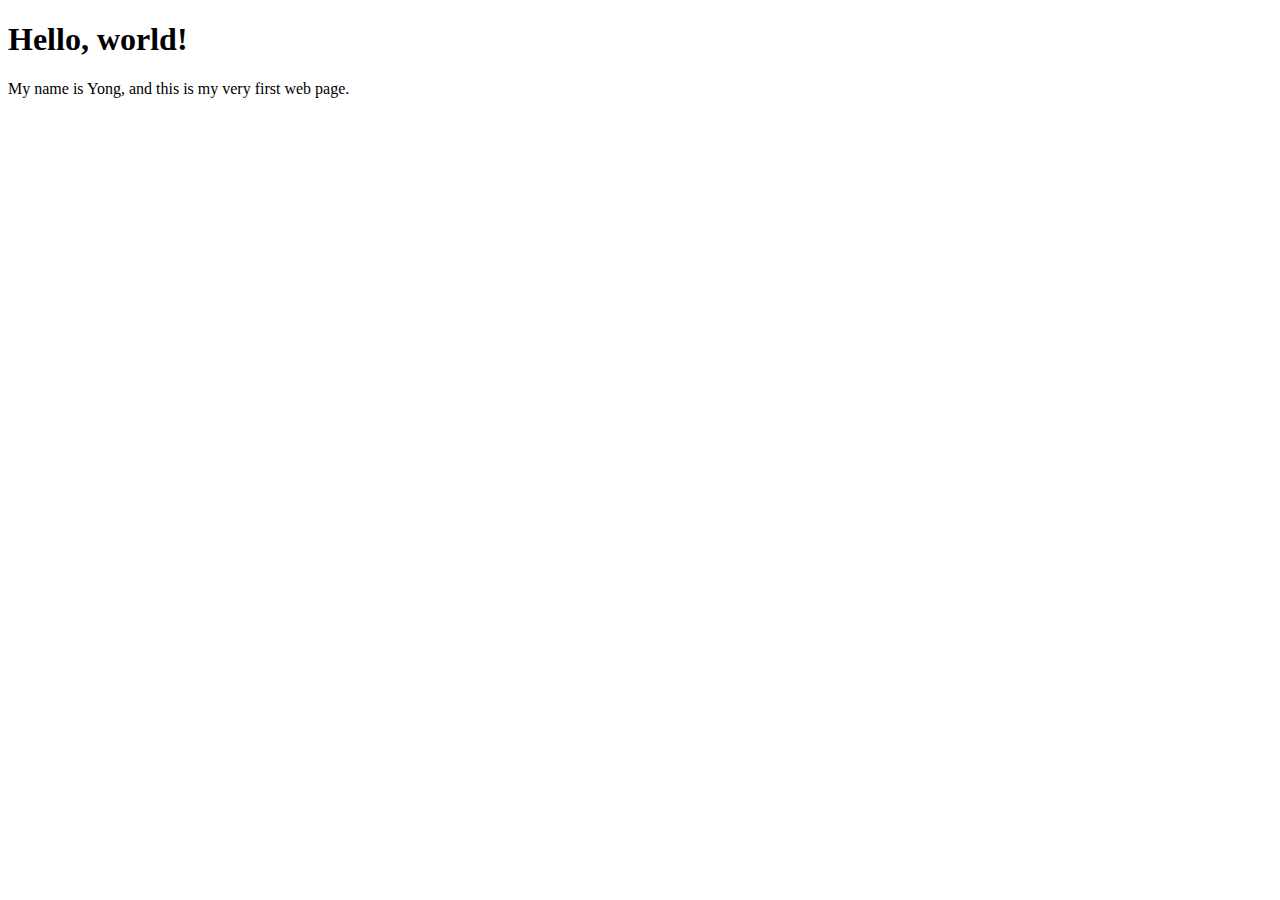
<file: Section 1 - Welcome and First Steps/S1P6 - Your Very First Web Page!/index.html>
<!DOCTYPE html>
<html lang="en">
  <head>
    <meta charset="UTF-8" />
    <meta name="viewport" content="width=device-width, initial-scale=1.0" />
    <title>Document</title>
  </head>
  <body>
    <h1>Hello, world!</h1>
    <p>My name is Yong, and this is my very first web page.</p>
  </body>
</html>
</file>
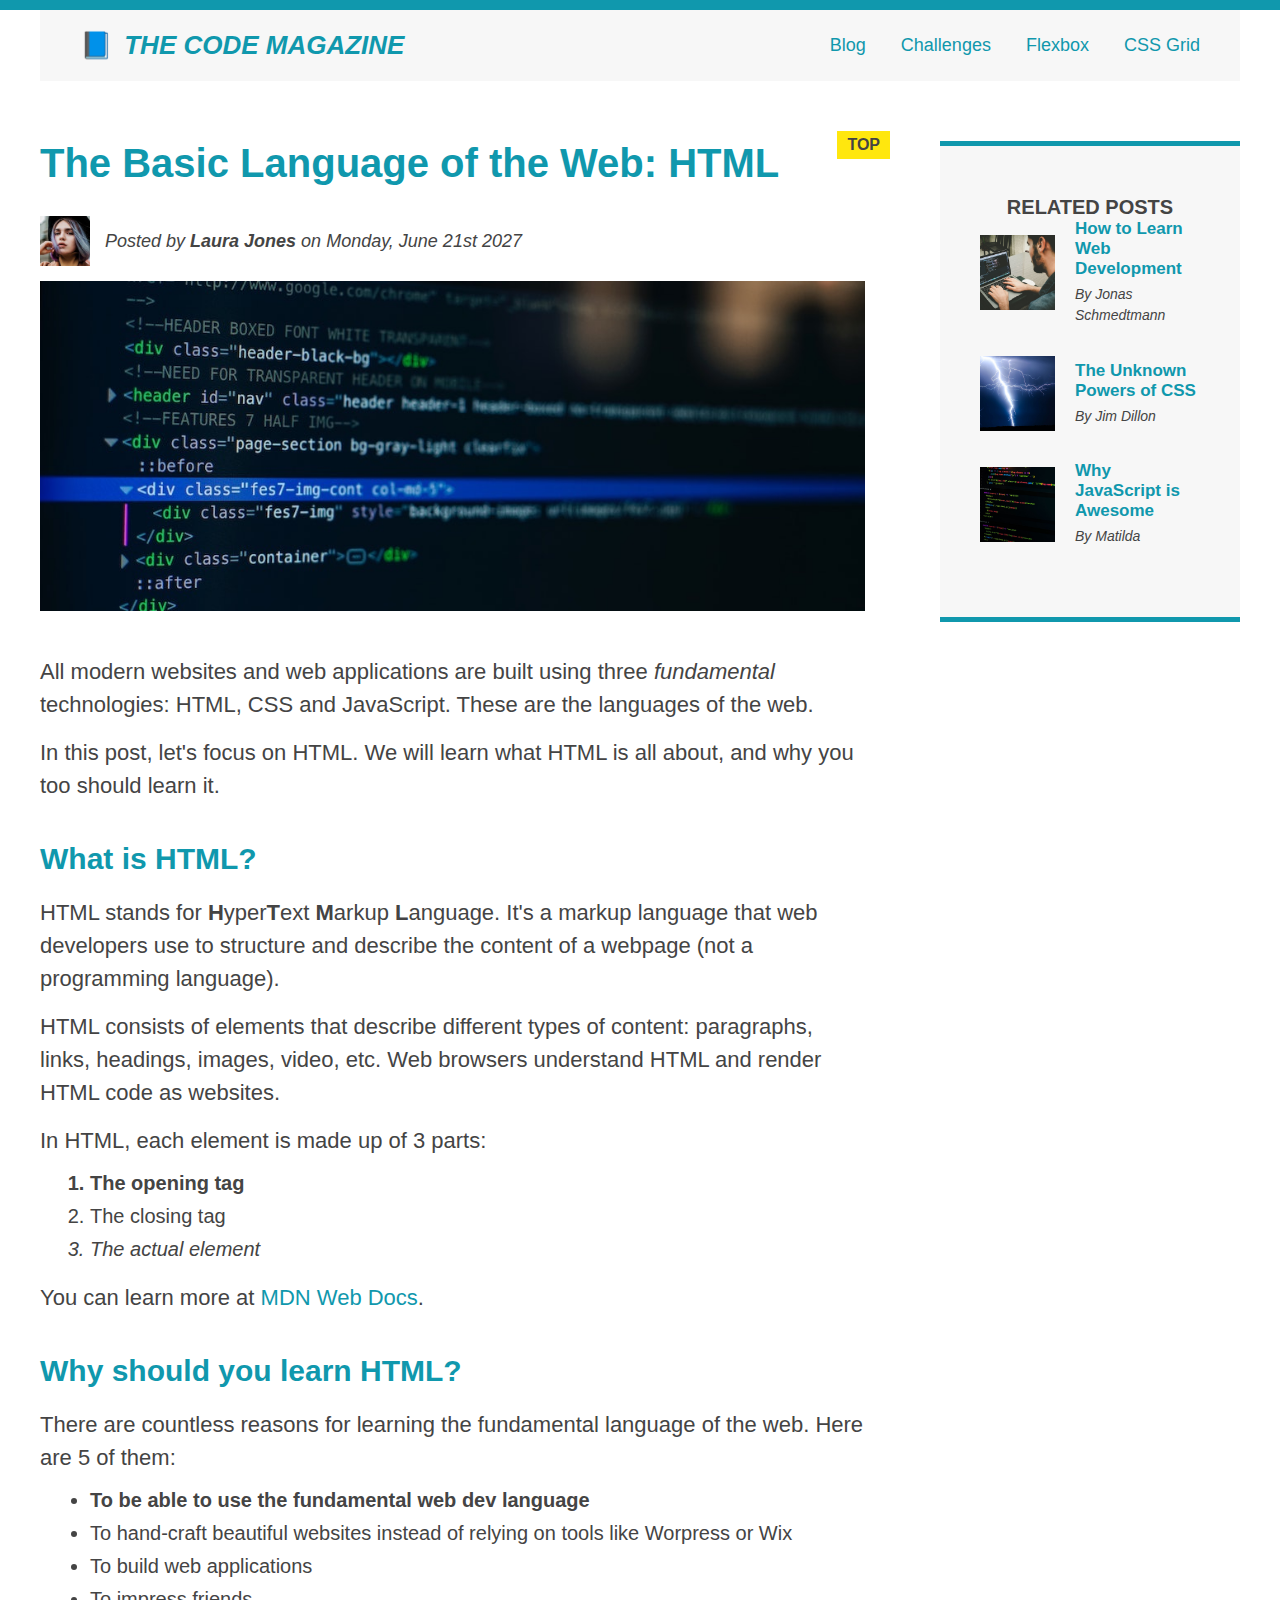
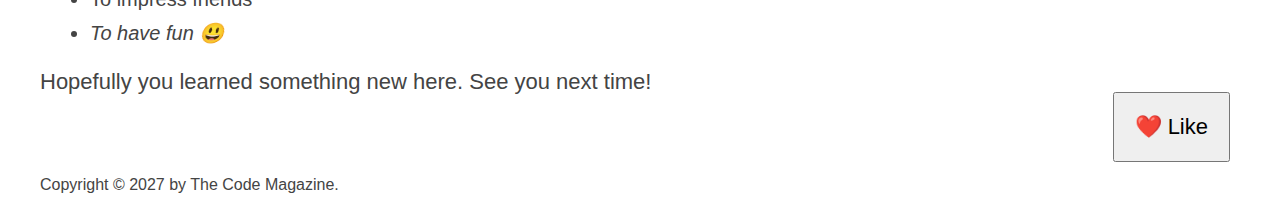
<file: Section 2 - HTML Fundamentals/S2P11 - HTML Document Structure/index.html>
<!DOCTYPE html>
<html lang="en">
  <head>
    <meta charset="UTF-8" />
    <link href="styles.css" rel="stylesheet" />
    <title>The Basic Language of the Web: HTML</title>
  </head>

  <body>
    <div class="container">
      <header class="main-header clearfix">
        <h1>📘 The Code Magazine</h1>

        <nav>
          <a href="blog.html">Blog</a>
          <a href="#">Challenges</a>
          <a href="flexbox.html">Flexbox</a>
          <a href="css-grid.html">CSS Grid</a>
        </nav>
      </header>

      <article>
        <header class="post-header">
          <h2>The Basic Language of the Web: HTML</h2>

          <div class="author-box">
            <img
              src="img/laura-jones.jpg"
              alt="Headshot of Laura Jones"
              height="50"
              width="50"
              class="author-img"
            />

            <p id="author" class="author">
              Posted by <strong>Laura Jones</strong> on Monday, June 21st 2027
            </p>
          </div>

          <img
            src="img/post-img.jpg"
            alt="HTML code on a screen"
            width="500"
            height="200"
            class="post-img"
          />
          <button>❤️ Like</button>
        </header>

        <p>
          All modern websites and web applications are built using three
          <em>fundamental</em>
          technologies: HTML, CSS and JavaScript. These are the languages of the
          web.
        </p>

        <p>
          In this post, let's focus on HTML. We will learn what HTML is all
          about, and why you too should learn it.
        </p>

        <h3>What is HTML?</h3>
        <p>
          HTML stands for <strong>H</strong>yper<strong>T</strong>ext
          <strong>M</strong>arkup <strong>L</strong>anguage. It's a markup
          language that web developers use to structure and describe the content
          of a webpage (not a programming language).
        </p>
        <p>
          HTML consists of elements that describe different types of content:
          paragraphs, links, headings, images, video, etc. Web browsers
          understand HTML and render HTML code as websites.
        </p>
        <p>In HTML, each element is made up of 3 parts:</p>

        <ol>
          <li class="first-li">The opening tag</li>
          <li>The closing tag</li>
          <li>The actual element</li>
        </ol>

        <p>
          You can learn more at
          <a
            href="https://developer.mozilla.org/en-US/docs/Web/HTML"
            target="_blank"
            >MDN Web Docs</a
          >.
        </p>

        <h3>Why should you learn HTML?</h3>

        <p>
          There are countless reasons for learning the fundamental language of
          the web. Here are 5 of them:
        </p>

        <ul>
          <li class="first-li">
            To be able to use the fundamental web dev language
          </li>
          <li>
            To hand-craft beautiful websites instead of relying on tools like
            Worpress or Wix
          </li>
          <li>To build web applications</li>
          <li>To impress friends</li>
          <li>To have fun 😃</li>
        </ul>

        <p>Hopefully you learned something new here. See you next time!</p>
      </article>

      <aside>
        <h4>Related posts</h4>

        <ul class="related">
          <li class="related-post">
            <img
              src="img/related-1.jpg"
              alt="Person programming"
              width="75"
              height="75"
            />
            <div>
              <a href="#" class="related-link">How to Learn Web Development</a>
              <p class="related-author">By Jonas Schmedtmann</p>
            </div>
          </li>
          <li class="related-post">
            <img
              src="img/related-2.jpg"
              alt="Lightning"
              width="75"
              height="75"
            />
            <div>
              <a href="#" class="related-link">The Unknown Powers of CSS</a>
              <p class="related-author">By Jim Dillon</p>
            </div>
          </li>
          <li class="related-post">
            <img
              src="img/related-3.jpg"
              alt="JavaScript code on a screen"
              width="75"
              height="75"
            />
            <div>
              <a href="#" class="related-link">Why JavaScript is Awesome</a>
              <p class="related-author">By Matilda</p>
            </div>
          </li>
        </ul>
      </aside>

      <footer>
        <p id="copyright" class="copyright text">
          Copyright &copy; 2027 by The Code Magazine.
        </p>
      </footer>
    </div>
  </body>
</html>
</file>
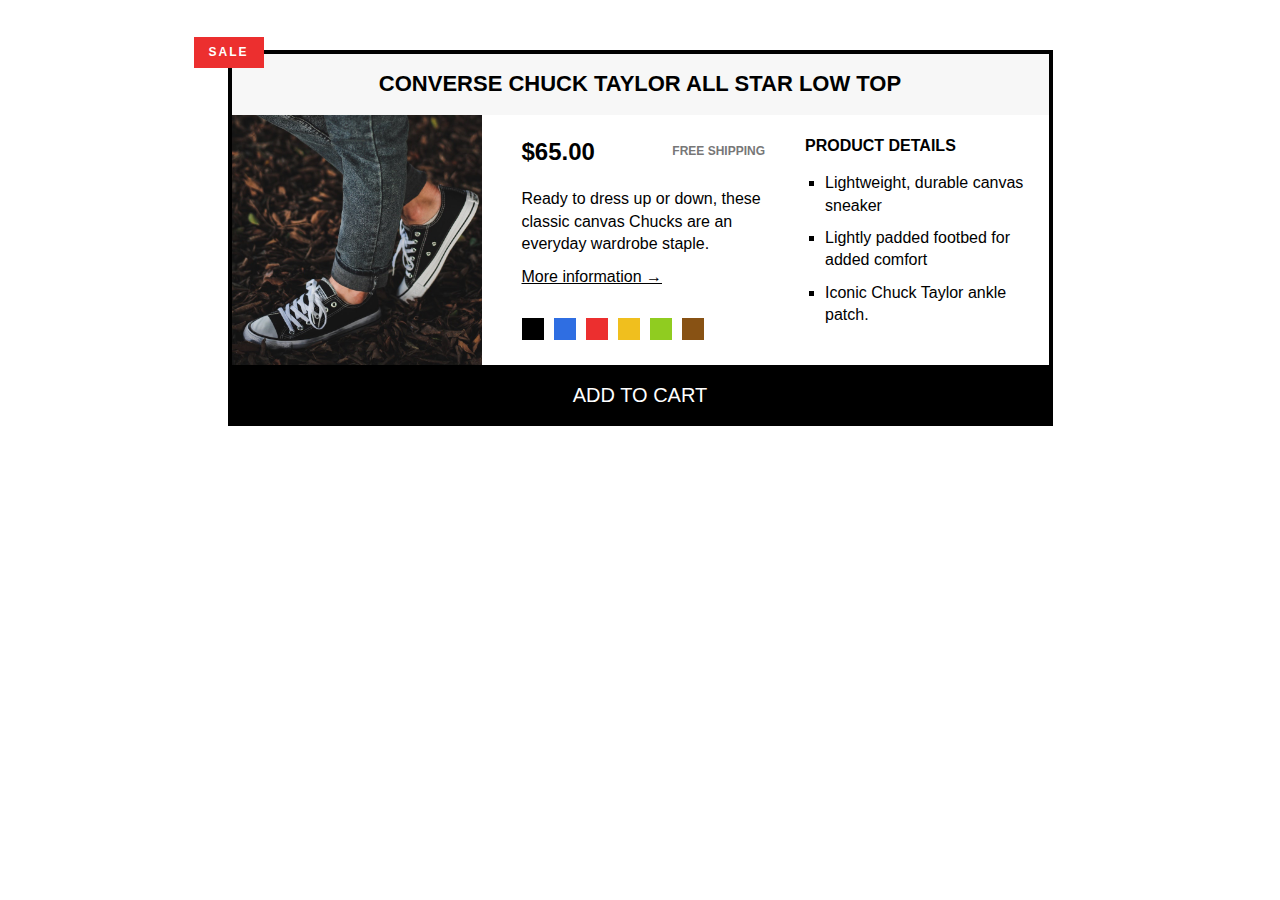
<file: Section 2 - HTML Fundamentals/S2P20 - Challenge #2/index.html>
<!DOCTYPE html>
<html lang="en">
  <head>
    <meta charset="UTF-8" />
    <meta name="viewport" content="width=device-width, initial-scale=1.0" />
    <title>Converse Chuck Taylor</title>
    <link href="styles.css" rel="stylesheet" />
  </head>
  <body>
    <article class="product">
      <h2 class="product-title">Converse Chuck Taylor All Star Low Top</h2>
      <img
        src="img/challenges.jpg"
        alt="Chuck Taylor All Star Shoe"
        height="250"
        width="250"
        class="product-img"
      />
      <div class="product-info">
        <div class="product-price">
          <p class="price"><strong>$65.00</strong></p>
          <p class="shipping">Free shipping</p>
        </div>
        <p class="sale">Sale</p>

        <p class="product-description">
          Ready to dress up or down, these classic canvas Chucks are an everyday
          wardrobe staple.
        </p>
        <a href="https://converse.com" target="_blank" class="more-info"
          >More information &rarr;</a
        >

        <div class="product-colors">
          <div class="color"></div>
          <div class="color color-blue"></div>
          <div class="color color-red"></div>
          <div class="color color-yellow"></div>
          <div class="color color-green"></div>
          <div class="color color-brown"></div>
        </div>
      </div>

      <div class="product-details">
        <h3 class="details-title">Product details</h3>
        <ul class="details-list">
          <li>Lightweight, durable canvas sneaker</li>
          <li>Lightly padded footbed for added comfort</li>
          <li>Iconic Chuck Taylor ankle patch.</li>
        </ul>
      </div>
      <button class="add-cart">Add to cart</button>
    </article>
  </body>
</html>
</file>
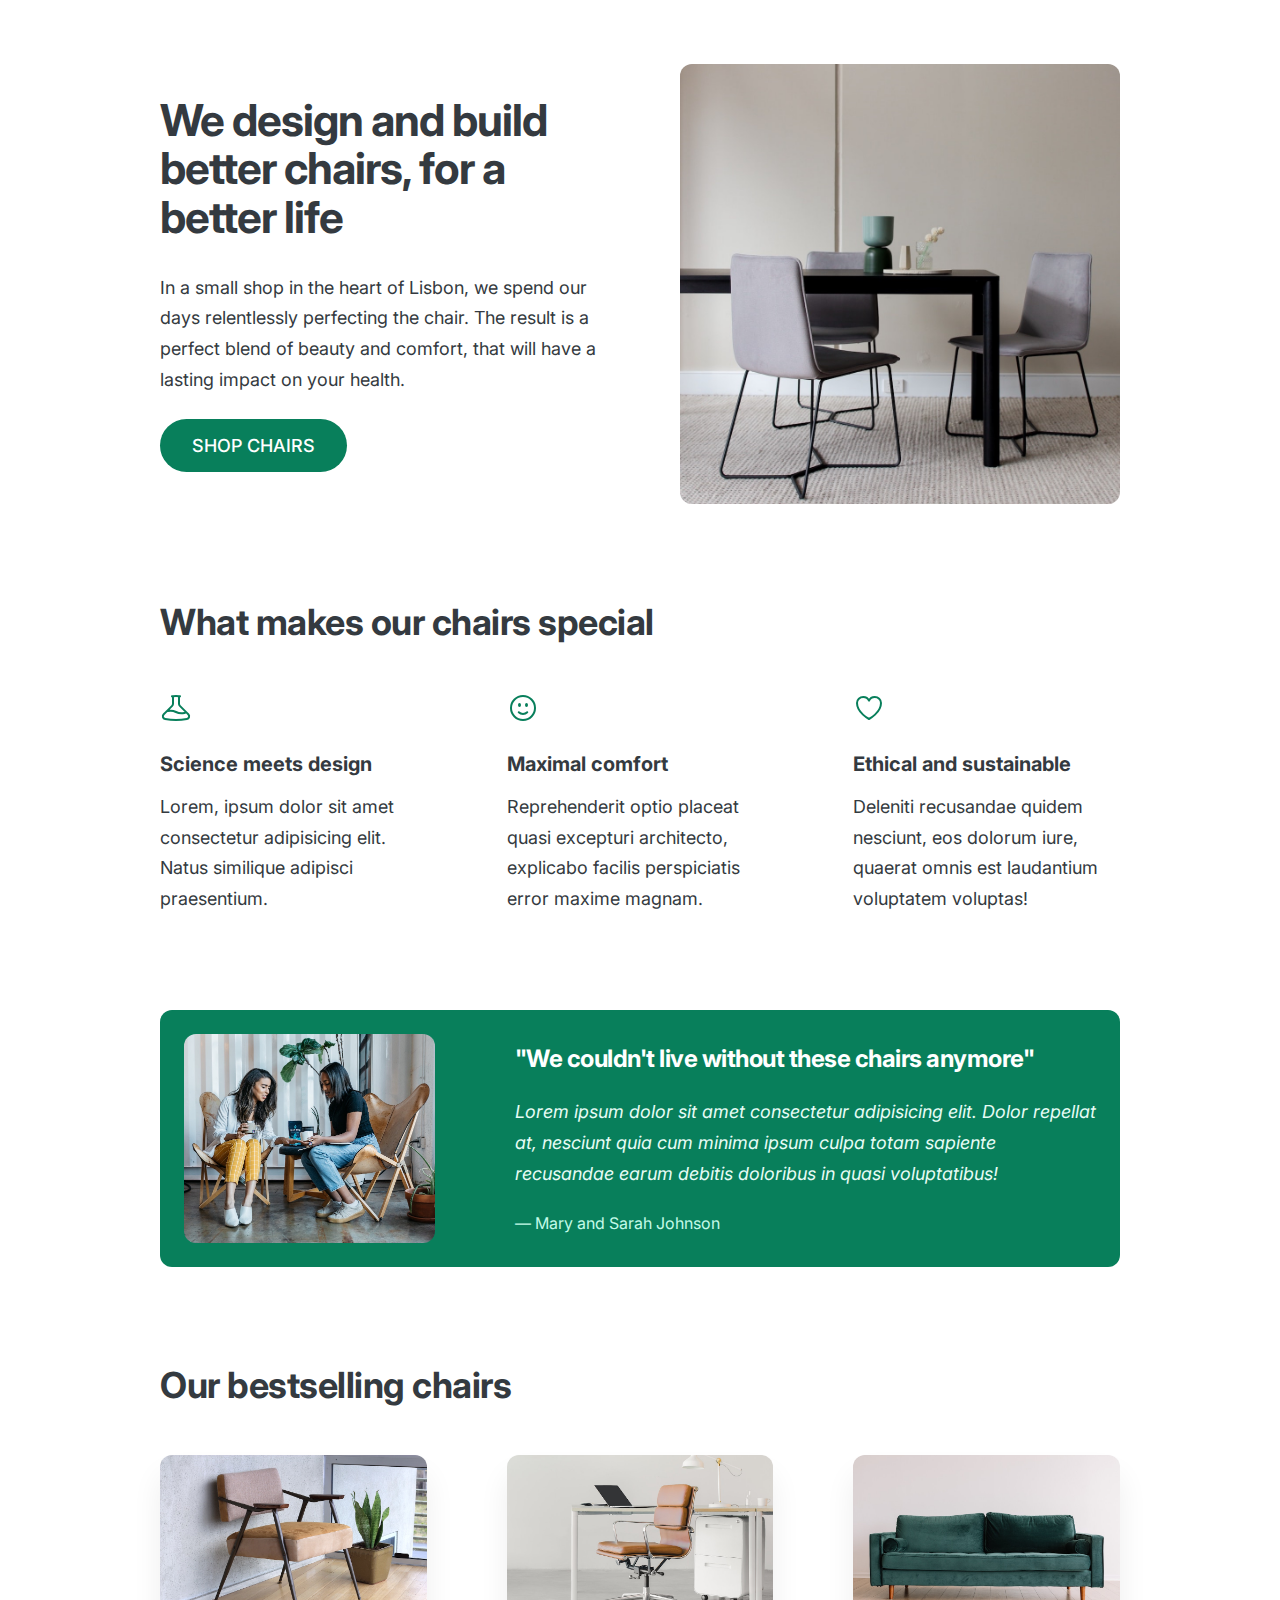
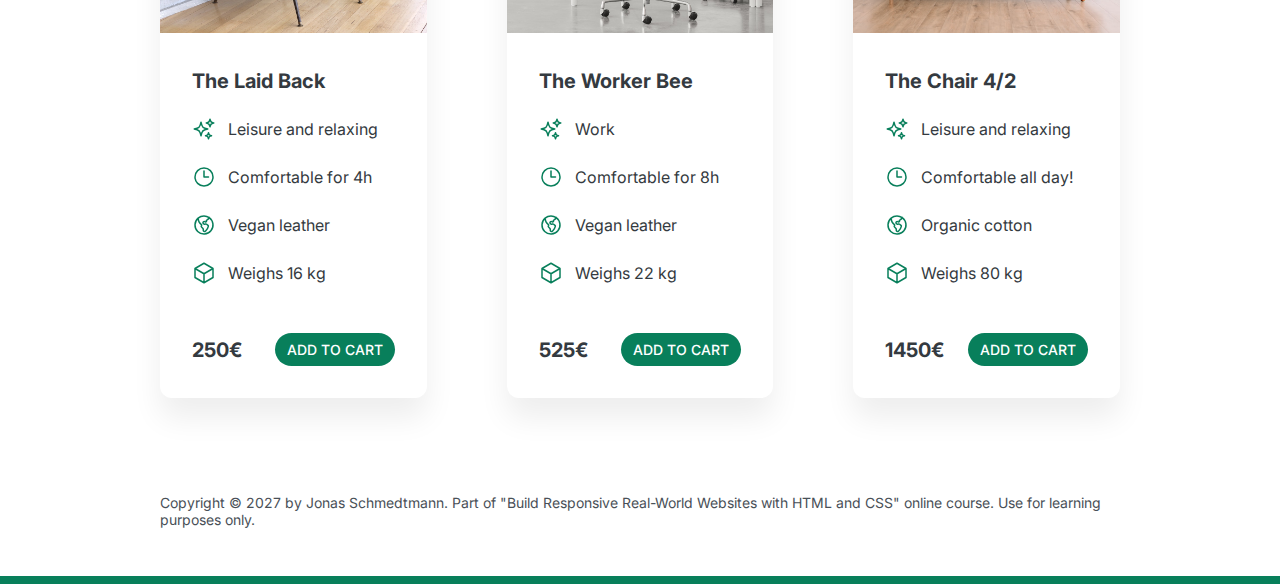
<file: Section 5 - Web Design Rules and Framework/S5P67 - Project Overview/index.html>
<!DOCTYPE html>
<html lang="en">
  <head>
    <meta charset="UTF-8" />
    <meta http-equiv="X-UA-Compatible" content="IE=edge" />
    <meta name="viewport" content="width=device-width, initial-scale=1.0" />
    <link rel="preconnect" href="https://fonts.googleapis.com" />
    <link rel="preconnect" href="https://fonts.gstatic.com" crossorigin />
    <link
      href="https://fonts.googleapis.com/css2?family=Inter:wght@400;500;600;700&display=swap"
      rel="stylesheet"
    />
    <link rel="stylesheet" href="styles.css" />
    <title>Lisbon Chair Shop</title>
  </head>
  <body>
    <div class="container">
      <header>
        <div class="header-text-box">
          <h1>We design and build better chairs, for a better life</h1>
          <p class="header-text">
            In a small shop in the heart of Lisbon, we spend our days
            relentlessly perfecting the chair. The result is a perfect blend of
            beauty and comfort, that will have a lasting impact on your health.
          </p>
          <a class="btn btn--big" href="#">Shop chairs</a>
        </div>
        <img src="hero.jpg" alt="Photo" />
      </header>

      <section>
        <h2>What makes our chairs special</h2>
        <div class="grid-3-cols">
          <div>
            <svg
              xmlns="http://www.w3.org/2000/svg"
              fill="none"
              viewBox="0 0 24 24"
              stroke-width="1.5"
              stroke="currentColor"
              class="features-icon"
            >
              <path
                stroke-linecap="round"
                stroke-linejoin="round"
                d="M9.75 3.104v5.714a2.25 2.25 0 01-.659 1.591L5 14.5M9.75 3.104c-.251.023-.501.05-.75.082m.75-.082a24.301 24.301 0 014.5 0m0 0v5.714c0 .597.237 1.17.659 1.591L19.8 15.3M14.25 3.104c.251.023.501.05.75.082M19.8 15.3l-1.57.393A9.065 9.065 0 0112 15a9.065 9.065 0 00-6.23-.693L5 14.5m14.8.8l1.402 1.402c1.232 1.232.65 3.318-1.067 3.611A48.309 48.309 0 0112 21c-2.773 0-5.491-.235-8.135-.687-1.718-.293-2.3-2.379-1.067-3.61L5 14.5"
              />
            </svg>
            <p class="features-title"><strong>Science meets design</strong></p>
            <p class="features-text">
              Lorem, ipsum dolor sit amet consectetur adipisicing elit. Natus
              similique adipisci praesentium.
            </p>
          </div>

          <div>
            <svg
              xmlns="http://www.w3.org/2000/svg"
              fill="none"
              viewBox="0 0 24 24"
              stroke-width="1.5"
              stroke="currentColor"
              class="features-icon"
            >
              <path
                stroke-linecap="round"
                stroke-linejoin="round"
                d="M15.182 15.182a4.5 4.5 0 01-6.364 0M21 12a9 9 0 11-18 0 9 9 0 0118 0zM9.75 9.75c0 .414-.168.75-.375.75S9 10.164 9 9.75 9.168 9 9.375 9s.375.336.375.75zm-.375 0h.008v.015h-.008V9.75zm5.625 0c0 .414-.168.75-.375.75s-.375-.336-.375-.75.168-.75.375-.75.375.336.375.75zm-.375 0h.008v.015h-.008V9.75z"
              />
            </svg>
            <p class="features-title">
              <strong>Maximal comfort</strong>
            </p>
            <p class="features-text">
              Reprehenderit optio placeat quasi excepturi architecto, explicabo
              facilis perspiciatis error maxime magnam.
            </p>
          </div>

          <div>
            <svg
              xmlns="http://www.w3.org/2000/svg"
              fill="none"
              viewBox="0 0 24 24"
              stroke-width="1.5"
              stroke="currentColor"
              class="features-icon"
            >
              <path
                stroke-linecap="round"
                stroke-linejoin="round"
                d="M21 8.25c0-2.485-2.099-4.5-4.688-4.5-1.935 0-3.597 1.126-4.312 2.733-.715-1.607-2.377-2.733-4.313-2.733C5.1 3.75 3 5.765 3 8.25c0 7.22 9 12 9 12s9-4.78 9-12z"
              />
            </svg>
            <p class="features-title">
              <strong>Ethical and sustainable</strong>
            </p>
            <p class="features-text">
              Deleniti recusandae quidem nesciunt, eos dolorum iure, quaerat
              omnis est laudantium voluptatem voluptas!
            </p>
          </div>
        </div>
      </section>

      <section class="testimonial-section">
        <div class="grid-3-cols">
          <img src="customers.jpg" alt="People sitting on chairs" />
          <div class="testimonial-box">
            <h2>"We couldn't live without these chairs anymore"</h2>
            <blockquote class="testimonial-text">
              Lorem ipsum dolor sit amet consectetur adipisicing elit. Dolor
              repellat at, nesciunt quia cum minima ipsum culpa totam sapiente
              recusandae earum debitis doloribus in quasi voluptatibus!
            </blockquote>
            <p class="testimonial-author">&mdash; Mary and Sarah Johnson</p>
          </div>
        </div>
      </section>

      <section>
        <h2>Our bestselling chairs</h2>
        <div class="grid-3-cols">
          <figure class="chair">
            <img src="chair-1.jpg" alt="Chair" />
            <div class="chair-box">
              <h3>The Laid Back</h3>
              <ul class="chair-details">
                <li>
                  <svg
                    xmlns="http://www.w3.org/2000/svg"
                    fill="none"
                    viewBox="0 0 24 24"
                    stroke-width="1.5"
                    stroke="currentColor"
                    class="chair-icon"
                  >
                    <path
                      stroke-linecap="round"
                      stroke-linejoin="round"
                      d="M9.813 15.904L9 18.75l-.813-2.846a4.5 4.5 0 00-3.09-3.09L2.25 12l2.846-.813a4.5 4.5 0 003.09-3.09L9 5.25l.813 2.846a4.5 4.5 0 003.09 3.09L15.75 12l-2.846.813a4.5 4.5 0 00-3.09 3.09zM18.259 8.715L18 9.75l-.259-1.035a3.375 3.375 0 00-2.455-2.456L14.25 6l1.036-.259a3.375 3.375 0 002.455-2.456L18 2.25l.259 1.035a3.375 3.375 0 002.456 2.456L21.75 6l-1.035.259a3.375 3.375 0 00-2.456 2.456zM16.894 20.567L16.5 21.75l-.394-1.183a2.25 2.25 0 00-1.423-1.423L13.5 18.75l1.183-.394a2.25 2.25 0 001.423-1.423l.394-1.183.394 1.183a2.25 2.25 0 001.423 1.423l1.183.394-1.183.394a2.25 2.25 0 00-1.423 1.423z"
                    />
                  </svg>
                  <!-- Span is a generic INLINE text element, it doesn't have any meaning. It's like a div element, but inline -->
                  <span>Leisure and relaxing</span>
                </li>
                <li>
                  <svg
                    xmlns="http://www.w3.org/2000/svg"
                    fill="none"
                    viewBox="0 0 24 24"
                    stroke-width="1.5"
                    stroke="currentColor"
                    class="chair-icon"
                  >
                    <path
                      stroke-linecap="round"
                      stroke-linejoin="round"
                      d="M12 6v6h4.5m4.5 0a9 9 0 11-18 0 9 9 0 0118 0z"
                    />
                  </svg>
                  <span>Comfortable for 4h</span>
                </li>
                <li>
                  <svg
                    xmlns="http://www.w3.org/2000/svg"
                    fill="none"
                    viewBox="0 0 24 24"
                    stroke-width="1.5"
                    stroke="currentColor"
                    class="chair-icon"
                  >
                    <path
                      stroke-linecap="round"
                      stroke-linejoin="round"
                      d="M6.115 5.19l.319 1.913A6 6 0 008.11 10.36L9.75 12l-.387.775c-.217.433-.132.956.21 1.298l1.348 1.348c.21.21.329.497.329.795v1.089c0 .426.24.815.622 1.006l.153.076c.433.217.956.132 1.298-.21l.723-.723a8.7 8.7 0 002.288-4.042 1.087 1.087 0 00-.358-1.099l-1.33-1.108c-.251-.21-.582-.299-.905-.245l-1.17.195a1.125 1.125 0 01-.98-.314l-.295-.295a1.125 1.125 0 010-1.591l.13-.132a1.125 1.125 0 011.3-.21l.603.302a.809.809 0 001.086-1.086L14.25 7.5l1.256-.837a4.5 4.5 0 001.528-1.732l.146-.292M6.115 5.19A9 9 0 1017.18 4.64M6.115 5.19A8.965 8.965 0 0112 3c1.929 0 3.716.607 5.18 1.64"
                    />
                  </svg>
                  <span>Vegan leather</span>
                </li>
                <li>
                  <svg
                    xmlns="http://www.w3.org/2000/svg"
                    fill="none"
                    viewBox="0 0 24 24"
                    stroke-width="1.5"
                    stroke="currentColor"
                    class="chair-icon"
                  >
                    <path
                      stroke-linecap="round"
                      stroke-linejoin="round"
                      d="M21 7.5l-9-5.25L3 7.5m18 0l-9 5.25m9-5.25v9l-9 5.25M3 7.5l9 5.25M3 7.5v9l9 5.25m0-9v9"
                    />
                  </svg>
                  <span>Weighs 16 kg</span>
                </li>
              </ul>
              <div class="chair-price">
                <strong>250€</strong>
                <a href="#" class="btn btn--small">Add to cart</a>
              </div>
            </div>
          </figure>

          <figure class="chair">
            <img src="chair-2.jpg" alt="Chair" />
            <div class="chair-box">
              <h3>The Worker Bee</h3>
              <ul class="chair-details">
                <li>
                  <svg
                    xmlns="http://www.w3.org/2000/svg"
                    fill="none"
                    viewBox="0 0 24 24"
                    stroke-width="1.5"
                    stroke="currentColor"
                    class="chair-icon"
                  >
                    <path
                      stroke-linecap="round"
                      stroke-linejoin="round"
                      d="M9.813 15.904L9 18.75l-.813-2.846a4.5 4.5 0 00-3.09-3.09L2.25 12l2.846-.813a4.5 4.5 0 003.09-3.09L9 5.25l.813 2.846a4.5 4.5 0 003.09 3.09L15.75 12l-2.846.813a4.5 4.5 0 00-3.09 3.09zM18.259 8.715L18 9.75l-.259-1.035a3.375 3.375 0 00-2.455-2.456L14.25 6l1.036-.259a3.375 3.375 0 002.455-2.456L18 2.25l.259 1.035a3.375 3.375 0 002.456 2.456L21.75 6l-1.035.259a3.375 3.375 0 00-2.456 2.456zM16.894 20.567L16.5 21.75l-.394-1.183a2.25 2.25 0 00-1.423-1.423L13.5 18.75l1.183-.394a2.25 2.25 0 001.423-1.423l.394-1.183.394 1.183a2.25 2.25 0 001.423 1.423l1.183.394-1.183.394a2.25 2.25 0 00-1.423 1.423z"
                    />
                  </svg>
                  <span>Work</span>
                </li>
                <li>
                  <svg
                    xmlns="http://www.w3.org/2000/svg"
                    fill="none"
                    viewBox="0 0 24 24"
                    stroke-width="1.5"
                    stroke="currentColor"
                    class="chair-icon"
                  >
                    <path
                      stroke-linecap="round"
                      stroke-linejoin="round"
                      d="M12 6v6h4.5m4.5 0a9 9 0 11-18 0 9 9 0 0118 0z"
                    />
                  </svg>
                  <span>Comfortable for 8h</span>
                </li>
                <li>
                  <svg
                    xmlns="http://www.w3.org/2000/svg"
                    fill="none"
                    viewBox="0 0 24 24"
                    stroke-width="1.5"
                    stroke="currentColor"
                    class="chair-icon"
                  >
                    <path
                      stroke-linecap="round"
                      stroke-linejoin="round"
                      d="M6.115 5.19l.319 1.913A6 6 0 008.11 10.36L9.75 12l-.387.775c-.217.433-.132.956.21 1.298l1.348 1.348c.21.21.329.497.329.795v1.089c0 .426.24.815.622 1.006l.153.076c.433.217.956.132 1.298-.21l.723-.723a8.7 8.7 0 002.288-4.042 1.087 1.087 0 00-.358-1.099l-1.33-1.108c-.251-.21-.582-.299-.905-.245l-1.17.195a1.125 1.125 0 01-.98-.314l-.295-.295a1.125 1.125 0 010-1.591l.13-.132a1.125 1.125 0 011.3-.21l.603.302a.809.809 0 001.086-1.086L14.25 7.5l1.256-.837a4.5 4.5 0 001.528-1.732l.146-.292M6.115 5.19A9 9 0 1017.18 4.64M6.115 5.19A8.965 8.965 0 0112 3c1.929 0 3.716.607 5.18 1.64"
                    />
                  </svg>
                  <span>Vegan leather</span>
                </li>
                <li>
                  <svg
                    xmlns="http://www.w3.org/2000/svg"
                    fill="none"
                    viewBox="0 0 24 24"
                    stroke-width="1.5"
                    stroke="currentColor"
                    class="chair-icon"
                  >
                    <path
                      stroke-linecap="round"
                      stroke-linejoin="round"
                      d="M21 7.5l-9-5.25L3 7.5m18 0l-9 5.25m9-5.25v9l-9 5.25M3 7.5l9 5.25M3 7.5v9l9 5.25m0-9v9"
                    />
                  </svg>
                  <span>Weighs 22 kg</span>
                </li>
              </ul>
              <div class="chair-price">
                <strong>525€</strong>
                <a href="#" class="btn btn--small">Add to cart</a>
              </div>
            </div>
          </figure>

          <figure class="chair">
            <img src="chair-3.jpg" alt="Chair" />
            <div class="chair-box">
              <h3>The Chair 4/2</h3>
              <ul class="chair-details">
                <li>
                  <svg
                    xmlns="http://www.w3.org/2000/svg"
                    fill="none"
                    viewBox="0 0 24 24"
                    stroke-width="1.5"
                    stroke="currentColor"
                    class="chair-icon"
                  >
                    <path
                      stroke-linecap="round"
                      stroke-linejoin="round"
                      d="M9.813 15.904L9 18.75l-.813-2.846a4.5 4.5 0 00-3.09-3.09L2.25 12l2.846-.813a4.5 4.5 0 003.09-3.09L9 5.25l.813 2.846a4.5 4.5 0 003.09 3.09L15.75 12l-2.846.813a4.5 4.5 0 00-3.09 3.09zM18.259 8.715L18 9.75l-.259-1.035a3.375 3.375 0 00-2.455-2.456L14.25 6l1.036-.259a3.375 3.375 0 002.455-2.456L18 2.25l.259 1.035a3.375 3.375 0 002.456 2.456L21.75 6l-1.035.259a3.375 3.375 0 00-2.456 2.456zM16.894 20.567L16.5 21.75l-.394-1.183a2.25 2.25 0 00-1.423-1.423L13.5 18.75l1.183-.394a2.25 2.25 0 001.423-1.423l.394-1.183.394 1.183a2.25 2.25 0 001.423 1.423l1.183.394-1.183.394a2.25 2.25 0 00-1.423 1.423z"
                    />
                  </svg>
                  <span>Leisure and relaxing</span>
                </li>
                <li>
                  <svg
                    xmlns="http://www.w3.org/2000/svg"
                    fill="none"
                    viewBox="0 0 24 24"
                    stroke-width="1.5"
                    stroke="currentColor"
                    class="chair-icon"
                  >
                    <path
                      stroke-linecap="round"
                      stroke-linejoin="round"
                      d="M12 6v6h4.5m4.5 0a9 9 0 11-18 0 9 9 0 0118 0z"
                    />
                  </svg>
                  <span>Comfortable all day!</span>
                </li>
                <li>
                  <svg
                    xmlns="http://www.w3.org/2000/svg"
                    fill="none"
                    viewBox="0 0 24 24"
                    stroke-width="1.5"
                    stroke="currentColor"
                    class="chair-icon"
                  >
                    <path
                      stroke-linecap="round"
                      stroke-linejoin="round"
                      d="M6.115 5.19l.319 1.913A6 6 0 008.11 10.36L9.75 12l-.387.775c-.217.433-.132.956.21 1.298l1.348 1.348c.21.21.329.497.329.795v1.089c0 .426.24.815.622 1.006l.153.076c.433.217.956.132 1.298-.21l.723-.723a8.7 8.7 0 002.288-4.042 1.087 1.087 0 00-.358-1.099l-1.33-1.108c-.251-.21-.582-.299-.905-.245l-1.17.195a1.125 1.125 0 01-.98-.314l-.295-.295a1.125 1.125 0 010-1.591l.13-.132a1.125 1.125 0 011.3-.21l.603.302a.809.809 0 001.086-1.086L14.25 7.5l1.256-.837a4.5 4.5 0 001.528-1.732l.146-.292M6.115 5.19A9 9 0 1017.18 4.64M6.115 5.19A8.965 8.965 0 0112 3c1.929 0 3.716.607 5.18 1.64"
                    />
                  </svg>
                  <span>Organic cotton</span>
                </li>
                <li>
                  <svg
                    xmlns="http://www.w3.org/2000/svg"
                    fill="none"
                    viewBox="0 0 24 24"
                    stroke-width="1.5"
                    stroke="currentColor"
                    class="chair-icon"
                  >
                    <path
                      stroke-linecap="round"
                      stroke-linejoin="round"
                      d="M21 7.5l-9-5.25L3 7.5m18 0l-9 5.25m9-5.25v9l-9 5.25M3 7.5l9 5.25M3 7.5v9l9 5.25m0-9v9"
                    />
                  </svg>
                  <span>Weighs 80 kg</span>
                </li>
              </ul>
              <div class="chair-price">
                <strong>1450€</strong>
                <a href="#" class="btn btn--small">Add to cart</a>
              </div>
            </div>
          </figure>
        </div>
      </section>

      <footer>
        Copyright &copy; 2027 by Jonas Schmedtmann. Part of "Build Responsive
        Real-World Websites with HTML and CSS" online course. Use for learning
        purposes only.
      </footer>
    </div>
  </body>
</html>
</file>
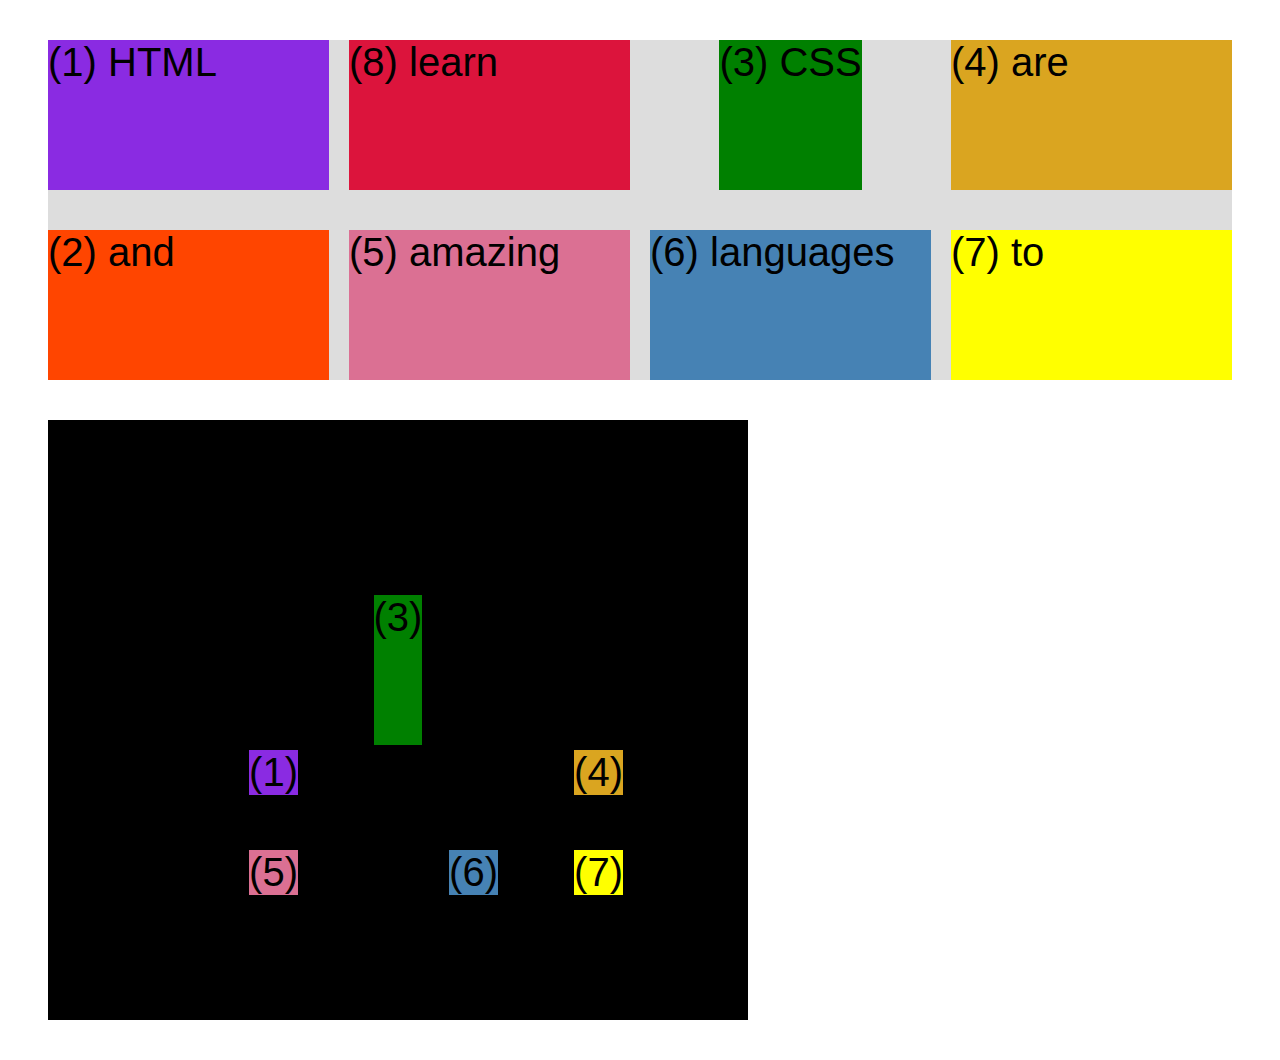
<file: Section 2 - HTML Fundamentals/S2P11 - HTML Document Structure/css-grid.html>
<!DOCTYPE html>
<html lang="en">
  <head>
    <meta charset="UTF-8" />
    <meta http-equiv="X-UA-Compatible" content="IE=edge" />
    <meta name="viewport" content="width=device-width, initial-scale=1.0" />
    <title>CSS Grid</title>
    <style>
      .el--1 {
        background-color: blueviolet;
      }
      .el--2 {
        background-color: orangered;
      }
      .el--3 {
        background-color: green;
        height: 150px;
      }
      .el--4 {
        background-color: goldenrod;
      }
      .el--5 {
        background-color: palevioletred;
      }
      .el--6 {
        background-color: steelblue;
      }
      .el--7 {
        background-color: yellow;
      }
      .el--8 {
        background-color: crimson;
      }

      .container--1 {
        /* STARTER */
        font-family: sans-serif;
        background-color: #ddd;
        font-size: 40px;
        margin: 40px;
        /* CSS GRID */
        display: grid;
        grid-template-columns: repeat(4, 1fr);
        grid-template-rows: 1fr 1fr;
        column-gap: 20px;
        row-gap: 40px;
        /* Temporary */
      }

      .el--8 {
        grid-column: 2 / 3;
        grid-row: 1;
      }

      .el--2 {
        grid-row: 2;
      }

      .container--2 {
        /* STARTER */
        font-family: sans-serif;
        background-color: black;
        font-size: 40px;
        margin: 40px;
        width: 700px;
        height: 600px;
        /* CSS GRID */
        display: grid;
        grid-template-columns: 125px 200px 125px;
        grid-template-rows: 250px 100px;
        /* Aligning tracks inside container:  distribute empty space. */
        justify-content: center;
        align-content: center;
        align-items: end;
        justify-items: end;
      }

      .el--3 {
        align-self: center;
        justify-self: center;
      }
    </style>
  </head>
  <body>
    <div class="container--1">
      <div class="el el--1">(1) HTML</div>
      <div class="el el--2">(2) and</div>
      <div class="el el--3">(3) CSS</div>
      <div class="el el--4">(4) are</div>
      <div class="el el--5">(5) amazing</div>
      <div class="el el--6">(6) languages</div>
      <div class="el el--7">(7) to</div>
      <div class="el el--8">(8) learn</div>
    </div>

    <div class="container--2">
      <div class="el el--1">(1)</div>
      <div class="el el--3">(3)</div>
      <div class="el el--4">(4)</div>
      <div class="el el--5">(5)</div>
      <div class="el el--6">(6)</div>
      <div class="el el--7">(7)</div>
    </div>
  </body>
</html>
</file>
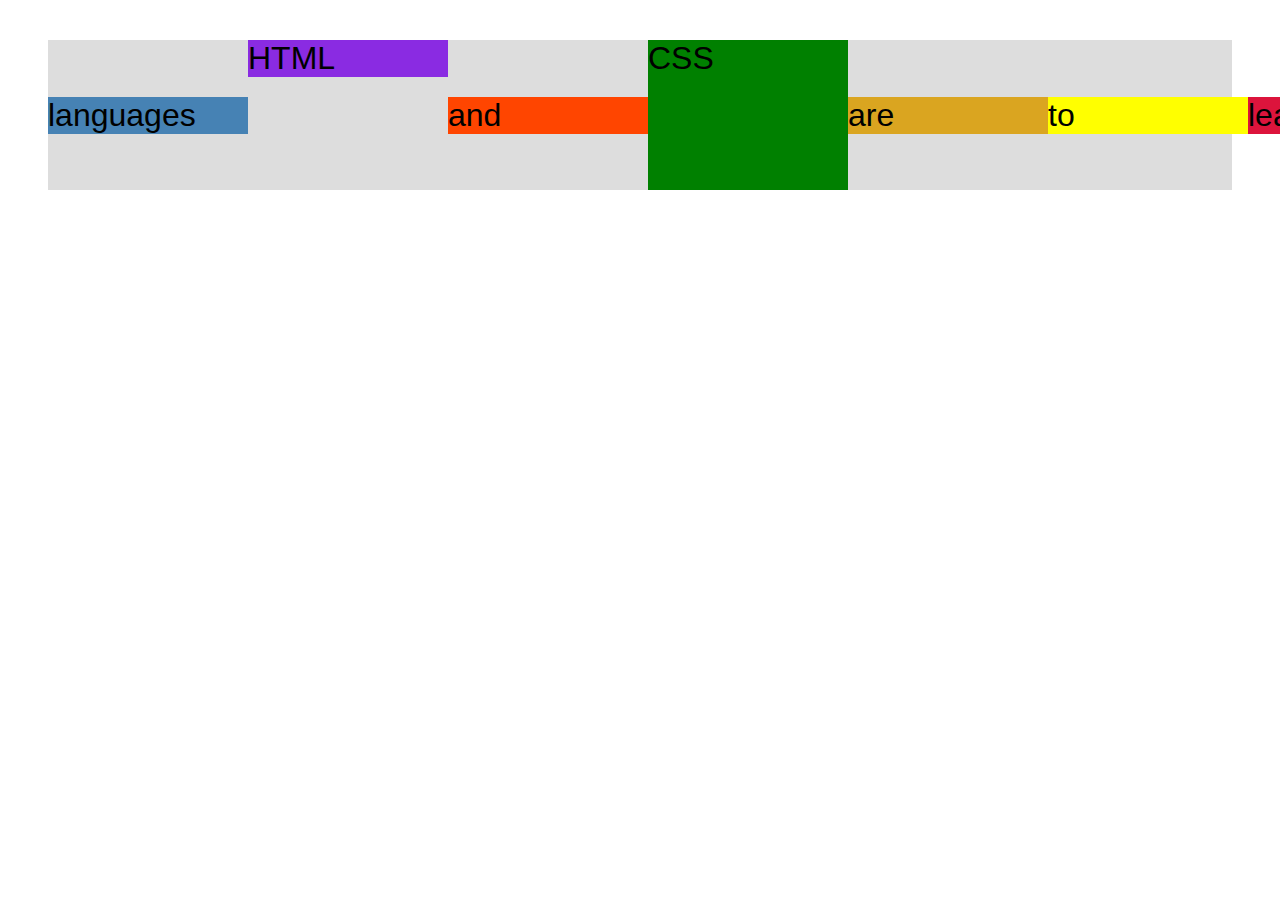
<file: Section 2 - HTML Fundamentals/S2P11 - HTML Document Structure/flexbox.html>
<!DOCTYPE html>
<html lang="en">
  <head>
    <meta charset="UTF-8" />
    <meta http-equiv="X-UA-Compatible" content="IE=edge" />
    <meta name="viewport" content="width=device-width, initial-scale=1.0" />
    <title>Flexbox</title>
    <style>
      .el--1 {
        background-color: blueviolet;
      }
      .el--2 {
        background-color: orangered;
      }
      .el--3 {
        background-color: green;
        height: 150px;
      }
      .el--4 {
        background-color: goldenrod;
      }
      .el--5 {
        background-color: palevioletred;
      }
      .el--6 {
        background-color: steelblue;
      }
      .el--7 {
        background-color: yellow;
      }
      .el--8 {
        background-color: crimson;
      }

      .container {
        /* STARTER */
        font-family: sans-serif;
        background-color: #ddd;
        font-size: 32px;
        margin: 40px;
        /* FLEXBOX */
        display: flex;
        align-items: center;
        justify-content: flex-start;
      }

      .el {
        flex: 0 0 200px;
      }

      .el--1 {
        align-self: flex-start;
      }

      .el--5 {
        align-self: stretch;
        order: 1;
      }

      .el--6 {
        order: -1;
      }
    </style>
  </head>
  <body>
    <div class="container">
      <div class="el el--1">HTML</div>
      <div class="el el--2">and</div>
      <div class="el el--3">CSS</div>
      <div class="el el--4">are</div>
      <div class="el el--5">amazing</div>
      <div class="el el--6">languages</div>
      <div class="el el--7">to</div>
      <div class="el el--8">learn</div>
    </div>
  </body>
</html>
</file>
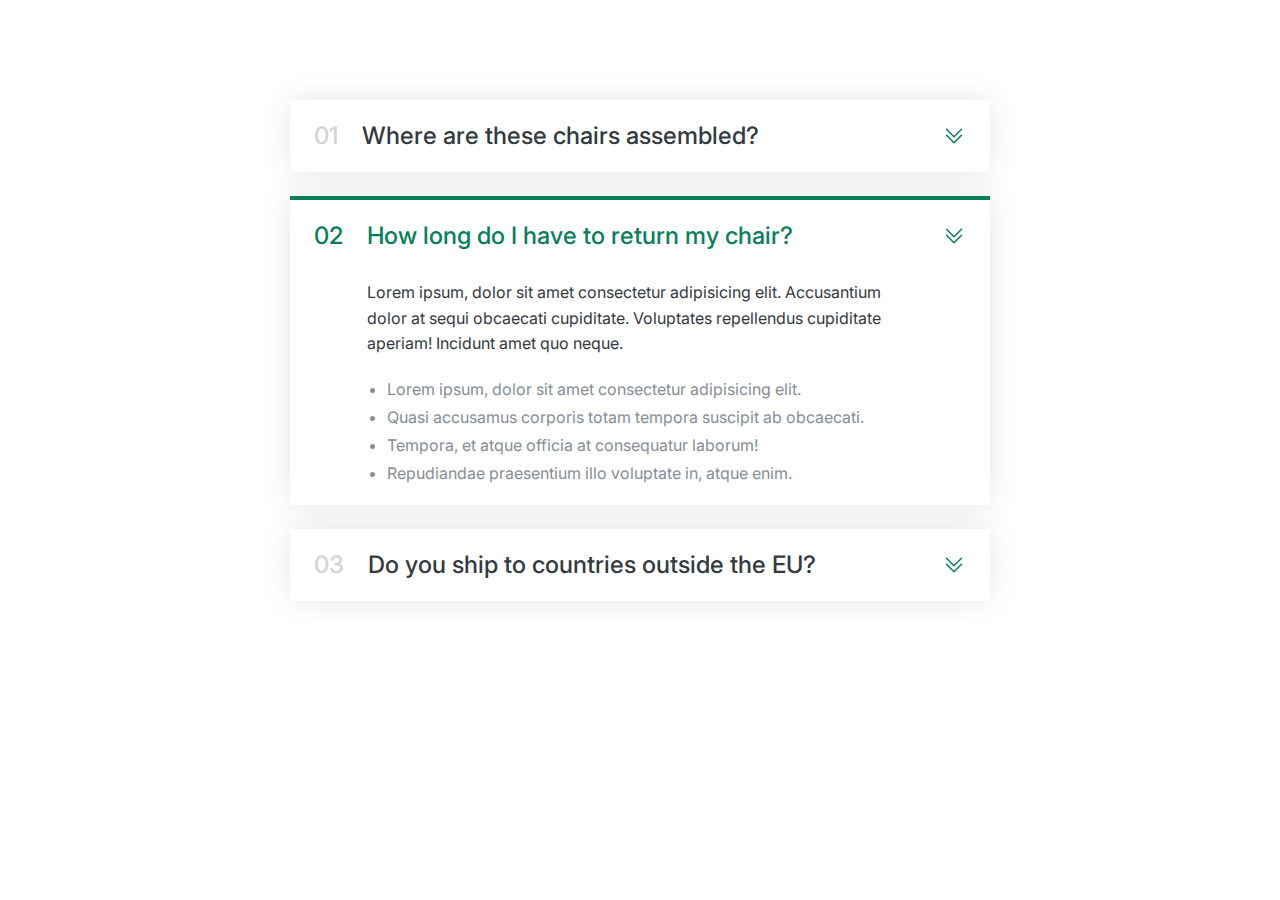
<file: Section 6 - Components and Layout Patterns/S6P88 - Building an Accordion Component - Part 1/01-accordion.html>
<!DOCTYPE html>
<html lang="en">
  <head>
    <meta charset="UTF-8" />
    <meta name="viewport" content="width=device-width, initial-scale=1.0" />
    <title>Accordion Component</title>
    <link
      href="https://fonts.googleapis.com/css2?family=Inter:wght@400;500;600;700&display=swap"
      rel="stylesheet"
    />
    <style>
      * {
        margin: 0;
        padding: 0;
        box-sizing: border-box;
      }

      body {
        font-family: "Inter", sans-serif;
        color: #343a40;
        line-height: 1;
      }

      .accordion {
        width: 700px;
        margin: 100px auto;

        display: flex;
        flex-direction: column;
        gap: 24px;
      }

      .item {
        box-shadow: 0 0 32px rgba(0, 0, 0, 0.1);
        padding: 24px;

        display: grid;
        grid-template-columns: auto 1fr auto;
        column-gap: 24px;
        row-gap: 32px;
        align-items: center;
      }

      .number,
      .text {
        font-size: 24px;
        font-weight: 500;
        /* color: #087f5b; */
      }

      .number {
        color: #ced4da;
      }

      .icon {
        width: 24px;
        height: 24px;
        stroke: #087f5b;
      }

      .hidden-box {
        grid-column: 2;
        display: none;
      }

      .hidden-box p {
        line-height: 1.6;
        margin-bottom: 24px;
      }

      .hidden-box ul {
        color: #868e96;
        margin-left: 20px;

        display: flex;
        flex-direction: column;
        gap: 12px;
      }

      /* OPEN STATE */
      .open {
        border-top: 4px solid #087f5b;
      }

      .open .hidden-box {
        display: block;
      }

      .open .number,
      .open .text {
        color: #087f5b;
      }
    </style>
  </head>
  <body>
    <div class="accordion">
      <div class="item">
        <p class="number">01</p>
        <p class="text">Where are these chairs assembled?</p>
        <svg
          xmlns="http://www.w3.org/2000/svg"
          fill="none"
          viewBox="0 0 24 24"
          stroke-width="1.5"
          stroke="currentColor"
          class="icon"
        >
          <path
            stroke-linecap="round"
            stroke-linejoin="round"
            d="M19.5 5.25l-7.5 7.5-7.5-7.5m15 6l-7.5 7.5-7.5-7.5"
          />
        </svg>
        <div class="hidden-box">
          <p>
            Lorem ipsum, dolor sit amet consectetur adipisicing elit.
            Accusantium dolor at sequi obcaecati cupiditate. Voluptates
            repellendus cupiditate aperiam! Incidunt amet quo neque.
          </p>
          <ul>
            <li>Lorem ipsum, dolor sit amet consectetur adipisicing elit.</li>
            <li>
              Quasi accusamus corporis totam tempora suscipit ab obcaecati.
            </li>
            <li>Tempora, et atque officia at consequatur laborum!</li>
            <li>Repudiandae praesentium illo voluptate in, atque enim.</li>
          </ul>
        </div>
      </div>

      <div class="item open">
        <p class="number">02</p>
        <p class="text">How long do I have to return my chair?</p>
        <svg
          xmlns="http://www.w3.org/2000/svg"
          fill="none"
          viewBox="0 0 24 24"
          stroke-width="1.5"
          stroke="currentColor"
          class="icon"
        >
          <path
            stroke-linecap="round"
            stroke-linejoin="round"
            d="M19.5 5.25l-7.5 7.5-7.5-7.5m15 6l-7.5 7.5-7.5-7.5"
          />
        </svg>
        <div class="hidden-box">
          <p>
            Lorem ipsum, dolor sit amet consectetur adipisicing elit.
            Accusantium dolor at sequi obcaecati cupiditate. Voluptates
            repellendus cupiditate aperiam! Incidunt amet quo neque.
          </p>
          <ul>
            <li>Lorem ipsum, dolor sit amet consectetur adipisicing elit.</li>
            <li>
              Quasi accusamus corporis totam tempora suscipit ab obcaecati.
            </li>
            <li>Tempora, et atque officia at consequatur laborum!</li>
            <li>Repudiandae praesentium illo voluptate in, atque enim.</li>
          </ul>
        </div>
      </div>

      <div class="item">
        <p class="number">03</p>
        <p class="text">Do you ship to countries outside the EU?</p>
        <svg
          xmlns="http://www.w3.org/2000/svg"
          fill="none"
          viewBox="0 0 24 24"
          stroke-width="1.5"
          stroke="currentColor"
          class="icon"
        >
          <path
            stroke-linecap="round"
            stroke-linejoin="round"
            d="M19.5 5.25l-7.5 7.5-7.5-7.5m15 6l-7.5 7.5-7.5-7.5"
          />
        </svg>
        <div class="hidden-box">
          <p>
            Lorem ipsum, dolor sit amet consectetur adipisicing elit.
            Accusantium dolor at sequi obcaecati cupiditate. Voluptates
            repellendus cupiditate aperiam! Incidunt amet quo neque.
          </p>
          <ul>
            <li>Lorem ipsum, dolor sit amet consectetur adipisicing elit.</li>
            <li>
              Quasi accusamus corporis totam tempora suscipit ab obcaecati.
            </li>
            <li>Tempora, et atque officia at consequatur laborum!</li>
            <li>Repudiandae praesentium illo voluptate in, atque enim.</li>
          </ul>
        </div>
      </div>
    </div>
  </body>
</html>
</file>
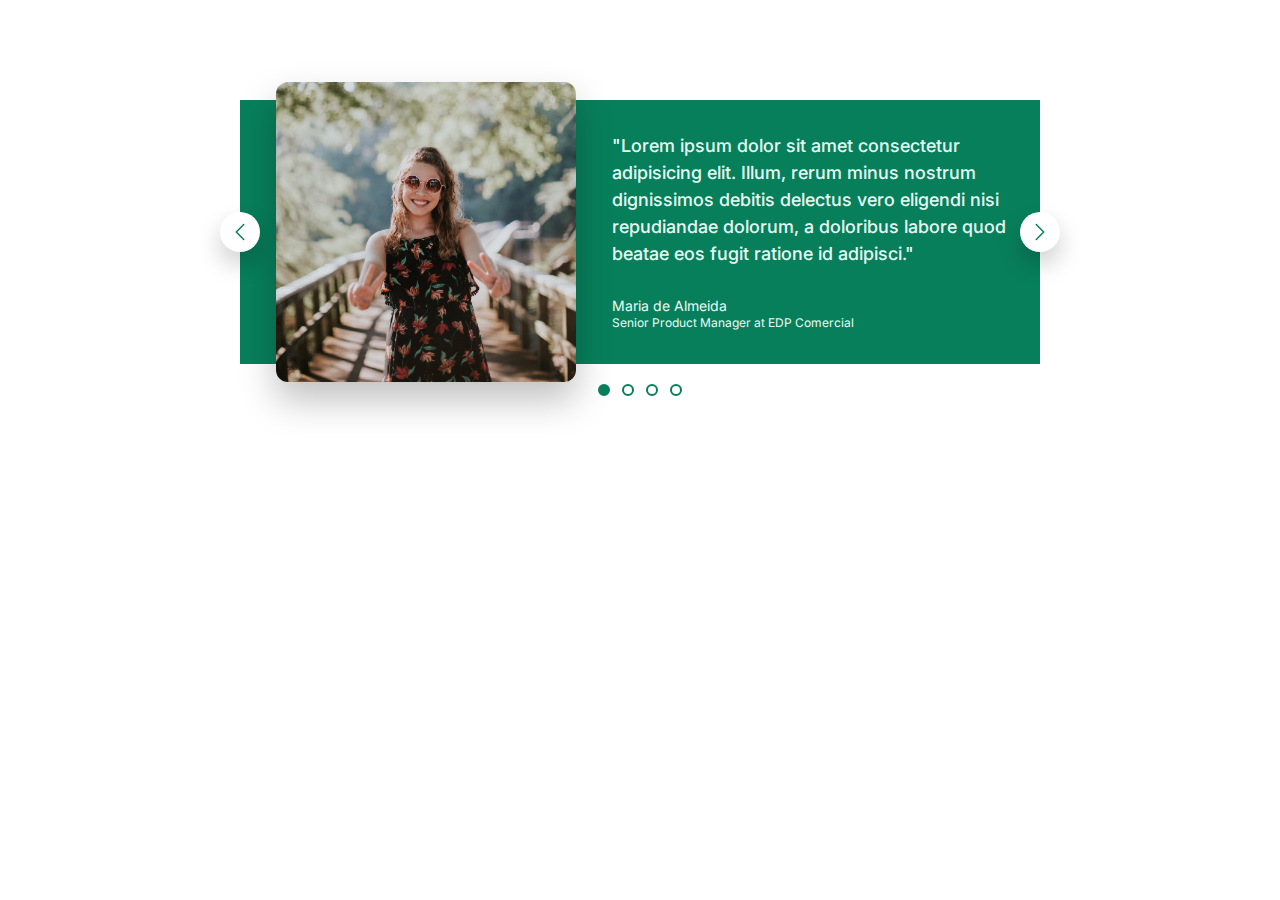
<file: Section 6 - Components and Layout Patterns/S6P90 - Building a Carousel Component - Part 1/02-carousel.html>
<!DOCTYPE html>
<html lang="en">
  <head>
    <meta charset="UTF-8" />
    <meta name="viewport" content="width=device-width, initial-scale=1.0" />
    <title>Corousel Component</title>
    <link
      href="https://fonts.googleapis.com/css2?family=Inter:wght@400;500;600;700&display=swap"
      rel="stylesheet"
    />
    <style>
      * {
        margin: 0;
        padding: 0;
        box-sizing: border-box;
      }

      body {
        font-family: "Inter", sans-serif;
        color: #343a40;
        line-height: 1;
      }

      .carousel {
        width: 800px;
        margin: 100px auto;
        background-color: #087f5b;
        padding: 32px 32px 32px 86px;
        position: relative;
        display: flex;
        /* align-items: center; */
        gap: 86px;
      }

      img {
        height: 200px;
        border-radius: 8px;
        transform: scale(1.5);
        box-shadow: 0 12px 24px rgba(0, 0, 0, 0.25);
      }

      .testimonial-text {
        font-size: 18px;
        font-weight: 500;
        line-height: 1.5;
        margin-bottom: 32px;
        color: #e6fcf5;
      }

      .testimonial-author {
        font-size: 14px;
        margin-bottom: 4px;
        color: #e6fcf5;
      }

      .testimonial-job {
        font-size: 12px;
        color: #e6fcf5;
      }

      /* CONTROLS */
      .btn {
        background-color: #fff;
        border: none;
        height: 40px;
        width: 40px;
        border-radius: 50%;
        position: absolute;
        box-shadow: 0 12px 24px rgba(0, 0, 0, 0.2);
        cursor: pointer;
        display: flex;
        align-items: center;
        justify-content: center;
      }

      .btn--left {
        left: 0;
        top: 50%;
        transform: translate(-50%, -50%);
      }

      .btn--right {
        right: 0;
        top: 50%;
        transform: translate(50%, -50%);
      }

      .btn-icon {
        height: 24px;
        width: 24px;
        stroke: #087f5b;
      }

      .dots {
        position: absolute;
        left: 50%;
        bottom: 0;
        transform: translate(-50%, 32px);
        display: flex;
        gap: 12px;
      }

      .dot {
        height: 12px;
        width: 12px;
        background-color: #fff;
        border: 2px solid #087f5b;
        border-radius: 50%;
        cursor: pointer;
      }

      .dot--fill {
        background-color: #087f5b;
      }
    </style>
  </head>
  <body>
    <div class="carousel">
      <img src="maria.jpg" alt="Maria de Almeida" />
      <blockquote class="testimonial">
        <p class="testimonial-text">
          "Lorem ipsum dolor sit amet consectetur adipisicing elit. Illum, rerum
          minus nostrum dignissimos debitis delectus vero eligendi nisi
          repudiandae dolorum, a doloribus labore quod beatae eos fugit ratione
          id adipisci."
        </p>
        <p class="testimonial-author">Maria de Almeida</p>
        <p class="testimonial-job">Senior Product Manager at EDP Comercial</p>
      </blockquote>
      <button class="btn btn--left">
        <svg
          xmlns="http://www.w3.org/2000/svg"
          fill="none"
          viewBox="0 0 24 24"
          stroke-width="1.5"
          stroke="currentColor"
          class="btn-icon"
        >
          <path
            stroke-linecap="round"
            stroke-linejoin="round"
            d="M15.75 19.5L8.25 12l7.5-7.5"
          />
        </svg>
      </button>
      <button class="btn btn--right">
        <svg
          xmlns="http://www.w3.org/2000/svg"
          fill="none"
          viewBox="0 0 24 24"
          stroke-width="1.5"
          stroke="currentColor"
          class="btn-icon"
        >
          <path
            stroke-linecap="round"
            stroke-linejoin="round"
            d="M8.25 4.5l7.5 7.5-7.5 7.5"
          />
        </svg>
      </button>
      <div class="dots">
        <button class="dot dot--fill">&nbsp;</button>
        <button class="dot">&nbsp;</button>
        <button class="dot">&nbsp;</button>
        <button class="dot">&nbsp;</button>
      </div>
    </div>
  </body>
</html>
</file>
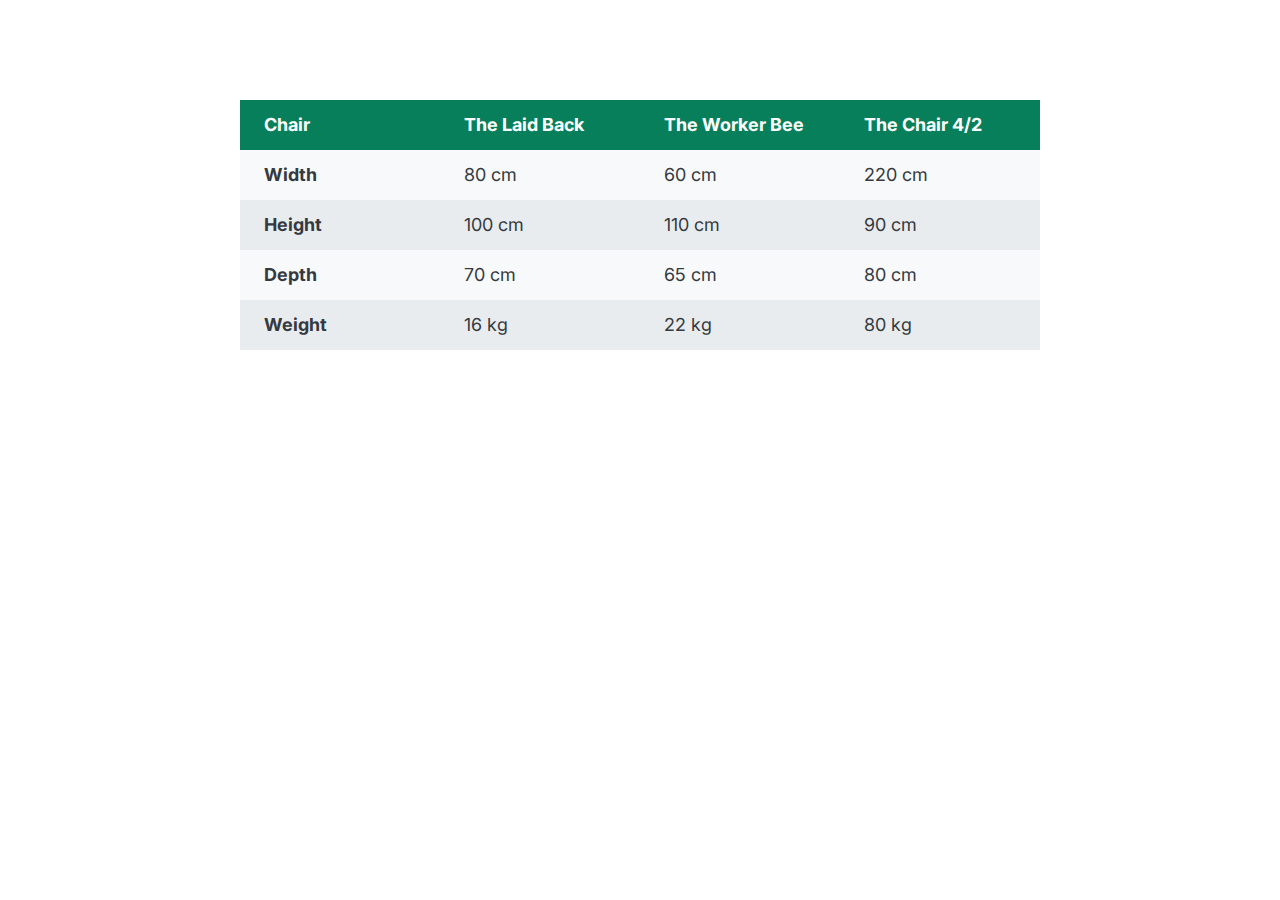
<file: Section 6 - Components and Layout Patterns/S6P92 - Building a Table Component - Part 1/03-table.html>
<!DOCTYPE html>
<html lang="en">
  <head>
    <meta charset="UTF-8" />
    <meta name="viewport" content="width=device-width, initial-scale=1.0" />
    <title>Table Component</title>
    <link
      href="https://fonts.googleapis.com/css2?family=Inter:wght@400;500;600;700&display=swap"
      rel="stylesheet"
    />
    <style>
      * {
        margin: 0;
        padding: 0;
        box-sizing: border-box;
      }

      body {
        font-family: "Inter", sans-serif;
        color: #343a40;
        line-height: 1;
        display: flex;
        justify-content: center;
      }

      table {
        width: 800px;
        margin-top: 100px;
        font-size: 18px;
        border-collapse: collapse;
      }

      th,
      td {
        padding: 16px 24px;
        text-align: left;
      }

      thead th {
        background-color: #087f5b;
        color: #fff;
        width: 25%;
      }

      tbody tr:nth-child(odd) {
        background-color: #f8f9fa;
      }

      tbody tr:nth-child(even) {
        background-color: #e9ecef;
      }
    </style>
  </head>
  <body>
    <table>
      <thead>
        <tr>
          <th>Chair</th>
          <th>The Laid Back</th>
          <th>The Worker Bee</th>
          <th>The Chair 4/2</th>
        </tr>
      </thead>

      <tbody>
        <tr>
          <th>Width</th>
          <td>80 cm</td>
          <td>60 cm</td>
          <td>220 cm</td>
        </tr>
        <tr>
          <th>Height</th>
          <td>100 cm</td>
          <td>110 cm</td>
          <td>90 cm</td>
        </tr>
        <tr>
          <th>Depth</th>
          <td>70 cm</td>
          <td>65 cm</td>
          <td>80 cm</td>
        </tr>
        <tr>
          <th>Weight</th>
          <td>16 kg</td>
          <td>22 kg</td>
          <td>80 kg</td>
        </tr>
      </tbody>
    </table>
  </body>
</html>
</file>
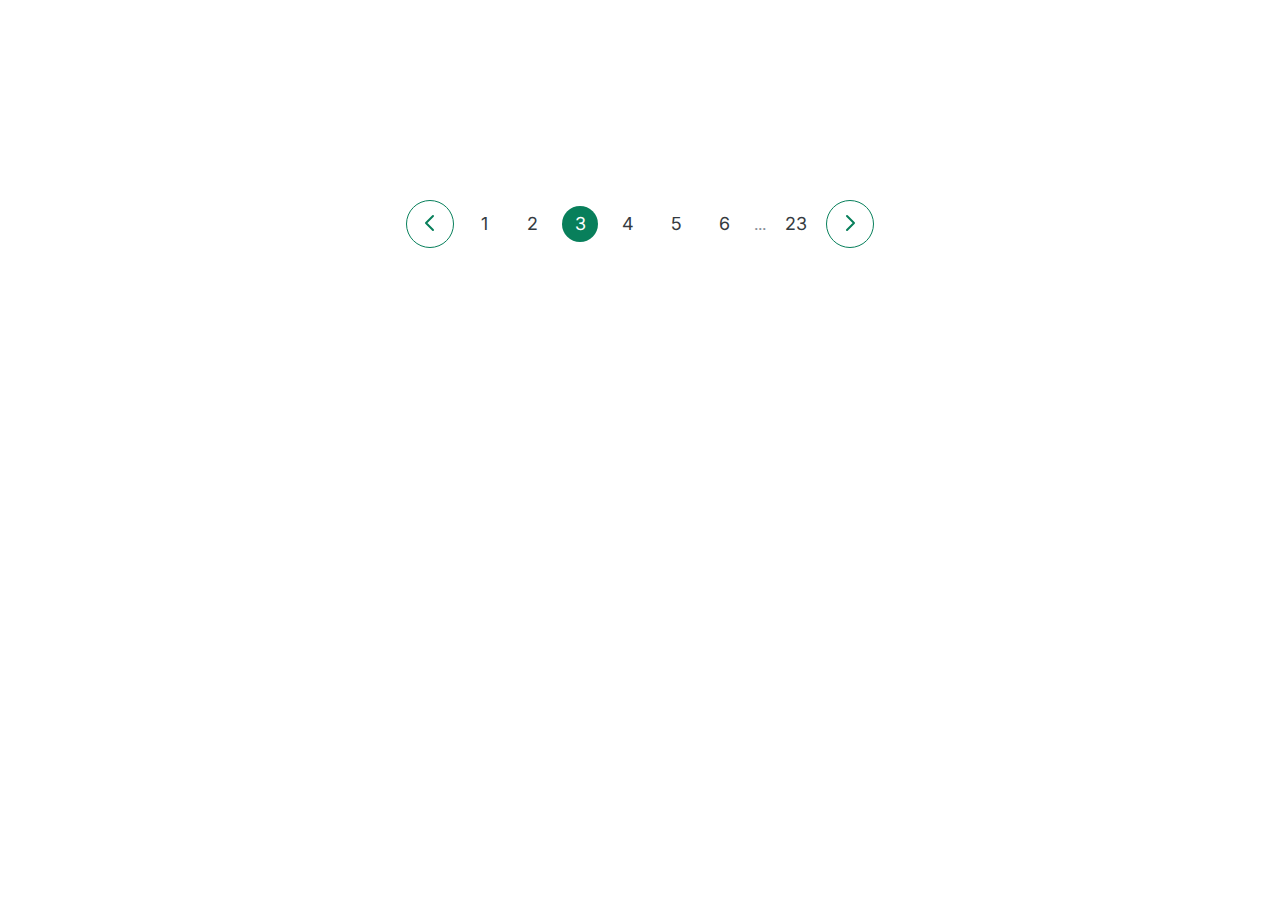
<file: Section 6 - Components and Layout Patterns/S6P94 - Challenge #1 - Building a Pagination Component (Jonas Solution)/04-pagination.html>
<!DOCTYPE html>
<html lang="en">
  <head>
    <meta charset="UTF-8" />
    <meta http-equiv="X-UA-Compatible" content="IE=edge" />
    <meta name="viewport" content="width=device-width, initial-scale=1.0" />
    <link
      href="https://fonts.googleapis.com/css2?family=Inter:wght@400;500;700&display=swap"
      rel="stylesheet"
    />

    <title>Pagination Component</title>

    <style>
      * {
        margin: 0;
        padding: 0;
        box-sizing: border-box;
      }

      body {
        font-family: "Inter", sans-serif;
        color: #343a40;
        line-height: 1;
        display: flex;
        justify-content: center;
      }

      .pagination {
        display: flex;
        align-items: center;
        gap: 12px;
        margin-top: 200px;
      }

      .btn {
        border: 1px solid #087f5b;
        height: 48px;
        width: 48px;
        border-radius: 50%;
        background: none;
        cursor: pointer;
      }

      .btn:hover {
        background-color: #087f5b;
      }

      .btn:hover .btn-icon {
        stroke: #fff;
      }

      .btn-icon {
        height: 24px;
        width: 24px;
        stroke: #087f5b;
      }

      .page-link:link,
      .page-link:visited {
        font-size: 18px;
        color: #343a40;
        text-decoration: none;
        height: 36px;
        width: 36px;
        border-radius: 50%;
        display: flex;
        align-items: center;
        justify-content: center;
      }

      .page-link:hover,
      .page-link:active,
      .page-link.page-link--current {
        background-color: #087f5b;
        color: #fff;
      }

      .dots {
        color: #868e96;
      }
    </style>
  </head>
  <body>
    <div class="pagination">
      <button class="btn">
        <svg
          xmlns="http://www.w3.org/2000/svg"
          class="btn-icon"
          fill="none"
          viewBox="0 0 24 24"
          stroke="currentColor"
        >
          <path
            stroke-linecap="round"
            stroke-linejoin="round"
            stroke-width="2"
            d="M15 19l-7-7 7-7"
          />
        </svg>
      </button>
      <a href="#" class="page-link">1</a>
      <a href="#" class="page-link">2</a>
      <a href="#" class="page-link page-link--current">3</a>
      <a href="#" class="page-link">4</a>
      <a href="#" class="page-link">5</a>
      <a href="#" class="page-link">6</a>
      <span class="dots">...</span>
      <a href="#" class="page-link">23</a>
      <button class="btn">
        <svg
          xmlns="http://www.w3.org/2000/svg"
          class="btn-icon"
          fill="none"
          viewBox="0 0 24 24"
          stroke="currentColor"
        >
          <path
            stroke-linecap="round"
            stroke-linejoin="round"
            stroke-width="2"
            d="M9 5l7 7-7 7"
          />
        </svg>
      </button>
    </div>
  </body>
</html>
</file>
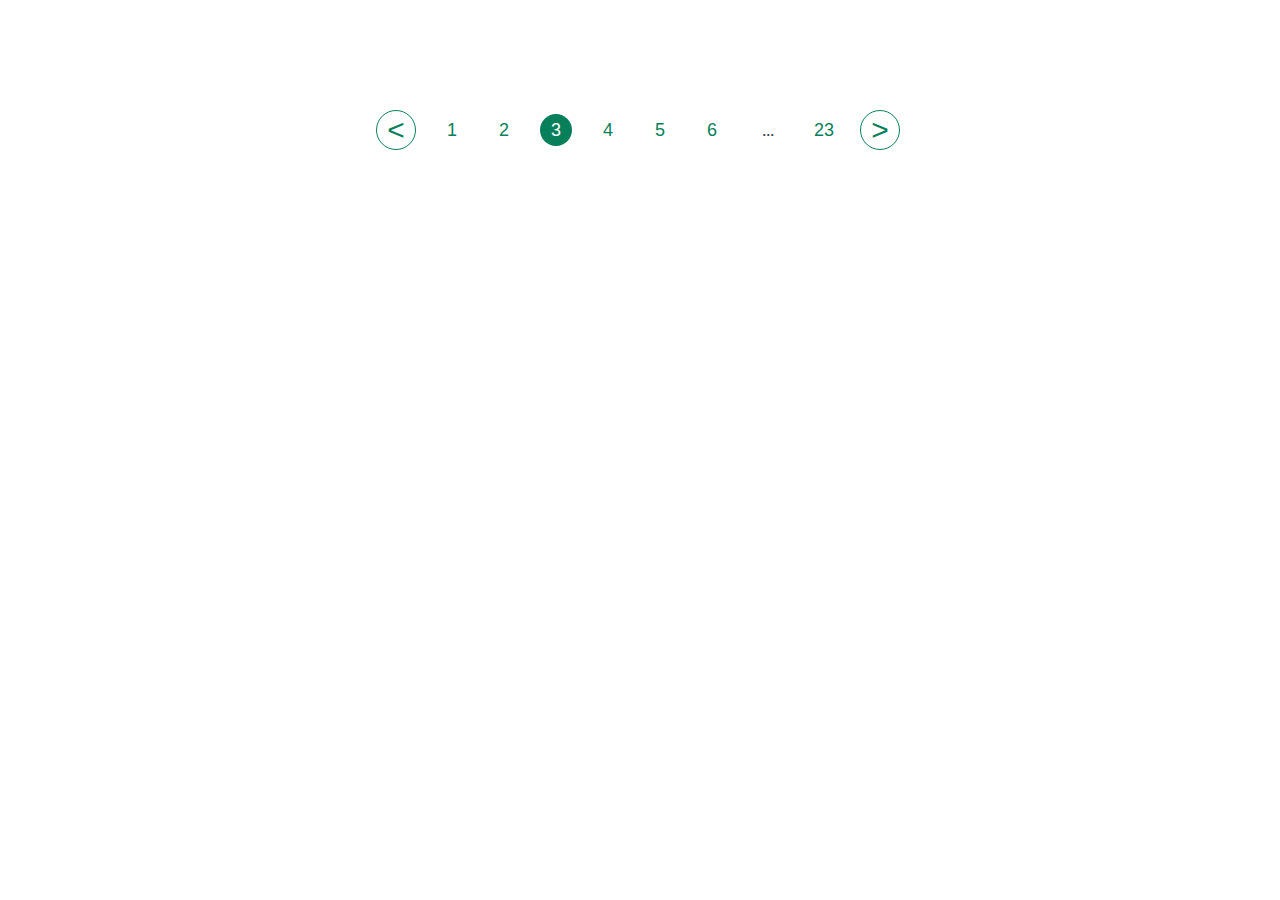
<file: Section 6 - Components and Layout Patterns/S6P94 - Challenge #1 - Building a Pagination Component (My Solution)/04-pagination.html>
<!DOCTYPE html>
<html lang="en">
  <head>
    <meta charset="UTF-8" />
    <meta name="viewport" content="width=device-width, initial-scale=1.0" />
    <title>Pagination Component</title>
    <link
      href="https://fonts.googleapis.com/css2?family=Inter:wght@400;500;600;700&display=swap"
      rel="stylesheet"
    />
    <style>
      * {
        margin: 0;
        padding: 0;
        box-sizing: border-box;
      }

      body {
        font-family: "Inter", sans-serif;
        color: #343a40;
        line-height: 1;
        display: flex;
        justify-content: center;
      }

      .pagination {
        margin-top: 100px;
        display: flex;
        align-items: center;
      }

      span {
        margin-left: 24px;
        margin-right: 24px;
      }

      .btn {
        margin: 10px;
      }

      .btn--arrow,
      .btn--page {
        border-radius: 50%;
        background-color: white;
        cursor: pointer;
      }

      .btn--arrow {
        color: #087f5b;
        font-size: 30px;
        width: 40px;
        height: 40px;
        border: 0.5px solid #087f5b;
      }

      .btn--page {
        color: #087f5b;
        width: 32px;
        height: 32px;
        font-size: 18px;
        border: none;
      }

      .btn--arrow:hover,
      .btn--page:hover,
      .btn-active {
        color: white;
        background-color: #087f5b;
      }
    </style>
  </head>
  <body>
    <table>
      <div class="pagination">
        <button class="btn btn--arrow">&lt;</button>
        <button class="btn btn--page">1</button>
        <button class="btn btn--page">2</button>
        <button class="btn btn--page btn-active">3</button>
        <button class="btn btn--page">4</button>
        <button class="btn btn--page">5</button>
        <button class="btn btn--page">6</button>
        <span>...</span>
        <button class="btn btn--page">23</button>
        <button class="btn btn--arrow">&gt;</button>
      </div>
    </table>
  </body>
</html>
</file>
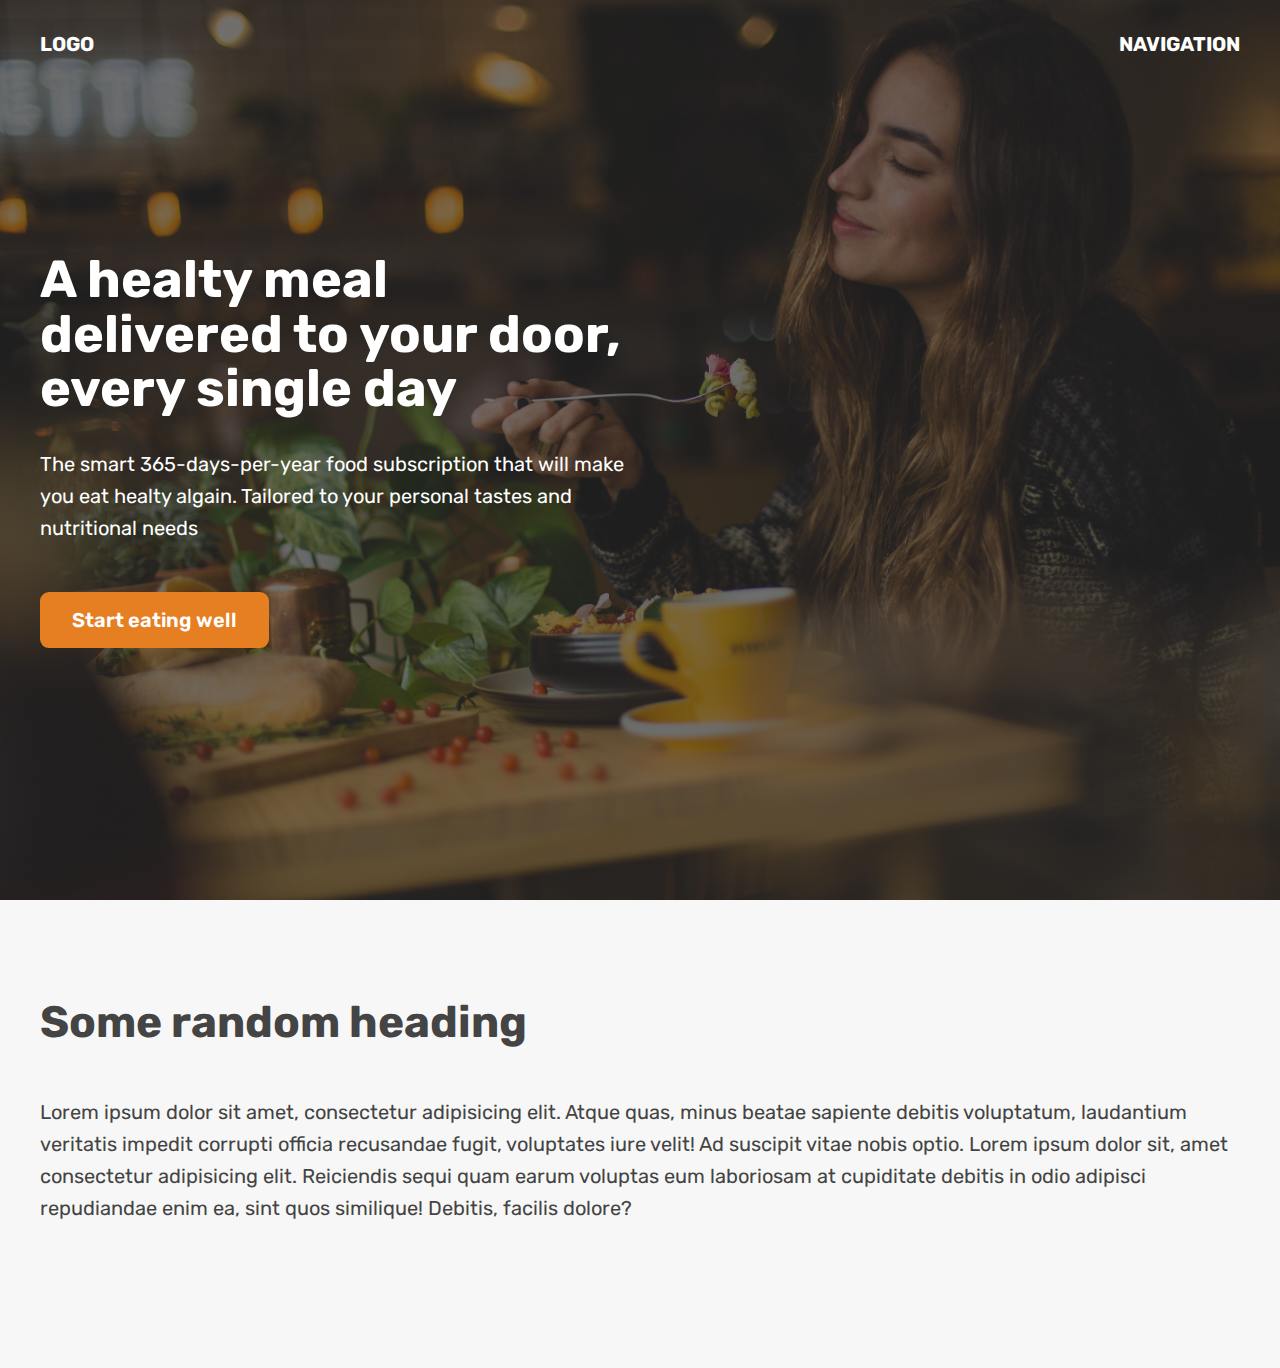
<file: Section 6 - Components and Layout Patterns/S6P96 - Building a Hero Section/05-hero.html>
<!DOCTYPE html>
<html lang="en">
  <head>
    <meta charset="UTF-8" />
    <meta http-equiv="X-UA-Compatible" content="IE=edge" />
    <meta name="viewport" content="width=device-width, initial-scale=1.0" />
    <title>Omifood Hero Section</title>

    <link rel="preconnect" href="https://fonts.gstatic.com" />
    <link
      href="https://fonts.googleapis.com/css2?family=Rubik:wght@400;600;700&display=swap"
      rel="stylesheet"
    />
    <style>
      * {
        margin: 0;
        padding: 0;
        box-sizing: border-box;
      }

      html {
        font-family: "Rubik", sans-serif;
        color: #444;
      }

      .container {
        margin: 0 auto;
        width: 1200px;
      }

      header {
        height: 100vh;
        position: relative;
        background-image: linear-gradient(
            rgba(34, 34, 34, 0.6),
            rgba(34, 34, 34, 0.6)
          ),
          url(hero.jpg);
        background-size: cover;
        color: #fff;
      }

      nav {
        font-size: 20px;
        font-weight: 700;
        display: flex;
        justify-content: space-between;
        padding-top: 32px;
      }

      .header-container {
        width: 1200px;
        position: absolute;
        left: 50%;
        top: 50%;
        transform: translate(-50%, -50%);
      }

      .header-container-inner {
        width: 50%;
      }

      h1 {
        font-size: 52px;
        margin-bottom: 32px;
        line-height: 1.05;
      }

      p {
        font-size: 20px;
        line-height: 1.6;
        margin-bottom: 48px;
      }

      .btn:link,
      .btn:visited {
        font-size: 20px;
        font-weight: 600;
        background-color: #e67e22;
        color: #fff;
        text-decoration: none;
        display: inline-block;
        padding: 16px 32px;
        border-radius: 9px;
      }

      h2 {
        font-size: 44px;
        margin-bottom: 48px;
      }

      section {
        padding: 96px 0;
        background-color: #f7f7f7;
      }
    </style>
  </head>
  <body>
    <header>
      <nav class="container">
        <div>LOGO</div>
        <div>NAVIGATION</div>
      </nav>

      <div class="header-container">
        <div class="header-container-inner">
          <h1>A healty meal delivered to your door, every single day</h1>
          <p>
            The smart 365-days-per-year food subscription that will make you eat
            healty algain. Tailored to your personal tastes and nutritional
            needs
          </p>
          <a href="#" class="btn">Start eating well</a>
        </div>
      </div>
    </header>

    <section>
      <div class="container">
        <h2>Some random heading</h2>
        <p>
          Lorem ipsum dolor sit amet, consectetur adipisicing elit. Atque quas,
          minus beatae sapiente debitis voluptatum, laudantium veritatis impedit
          corrupti officia recusandae fugit, voluptates iure velit! Ad suscipit
          vitae nobis optio. Lorem ipsum dolor sit, amet consectetur adipisicing
          elit. Reiciendis sequi quam earum voluptas eum laboriosam at
          cupiditate debitis in odio adipisci repudiandae enim ea, sint quos
          similique! Debitis, facilis dolore?
        </p>
      </div>
    </section>
  </body>
</html>
</file>
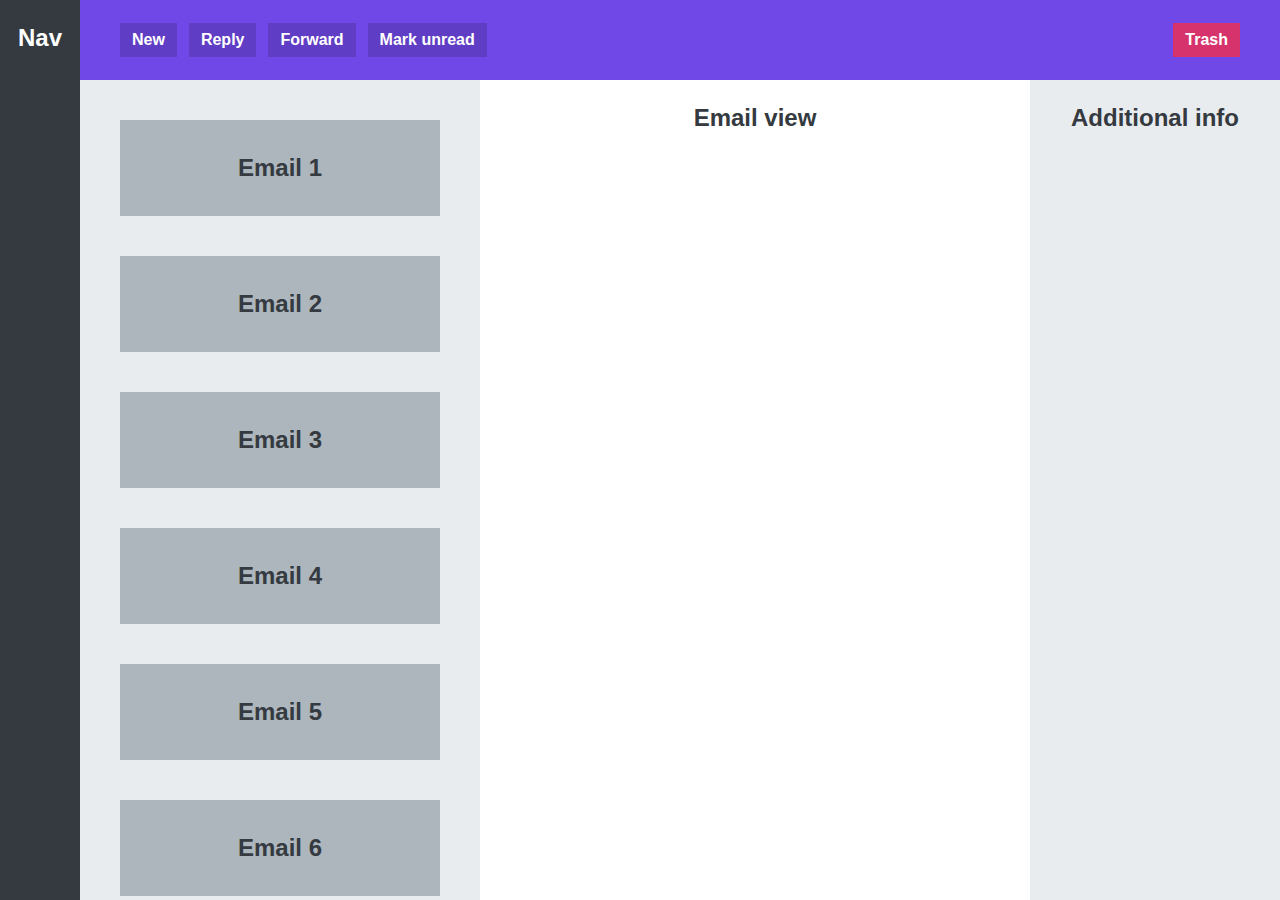
<file: Section 6 - Components and Layout Patterns/S6P98 - Building a Web Application Layout - Part 1/06-app-layout.html>
<!DOCTYPE html>
<html lang="en">
  <head>
    <meta charset="UTF-8" />
    <meta http-equiv="X-UA-Compatible" content="IE=edge" />
    <meta name="viewport" content="width=device-width, initial-scale=1.0" />
    <title>App Layout</title>
    <style>
      * {
        margin: 0;
        padding: 0;
        box-sizing: border-box;
      }

      body {
        font-family: sans-serif;
        color: #343a40;
        font-size: 24px;
        height: 100vh;
        text-align: center;
        font-weight: bold;

        display: grid;
        grid-template-columns: 80px 400px 1fr 250px;
        grid-template-rows: 80px 1fr;
      }

      nav,
      section,
      main,
      aside {
        padding-top: 24px;
      }

      nav {
        background-color: #343a40;
        color: white;
        grid-row: 1 / -1;
      }

      menu {
        background-color: #7048e8;
        grid-column: 2 / -1;
        display: flex;
        align-items: center;
        gap: 12px;
        padding: 0 40px;
      }

      button {
        display: inline-block;
        font-size: 16px;
        font-weight: bold;
        background-color: #5f3dc4;
        border: none;
        cursor: pointer;
        color: #fff;
        padding: 8px 12px;
      }

      button:last-child {
        background-color: #d6336c;
        margin-left: auto;
      }

      section {
        background-color: #e9ecef;
        padding: 40px;
        /* How elements that don't fit into container appear */
        overflow: scroll;
        display: flex;
        flex-direction: column;
        gap: 40px;
      }

      .email {
        background-color: #adb5bd;
        height: 96px;
        flex-shrink: 0;

        display: flex;
        align-items: center;
        justify-content: center;
      }

      aside {
        background-color: #e9ecef;
      }
    </style>
  </head>
  <body>
    <nav>Nav</nav>
    <menu>
      <button>New</button>
      <button>Reply</button>
      <button>Forward</button>
      <button>Mark unread</button>
      <button>Trash</button>
    </menu>
    <section>
      <div class="email">Email 1</div>
      <div class="email">Email 2</div>
      <div class="email">Email 3</div>
      <div class="email">Email 4</div>
      <div class="email">Email 5</div>
      <div class="email">Email 6</div>
      <div class="email">Email 7</div>
      <div class="email">Email 8</div>
      <div class="email">Email 9</div>
      <div class="email">Email 10</div>
    </section>
    <main>Email view</main>
    <aside>Additional info</aside>
  </body>
</html>
</file>
<file: Section 2 - HTML Fundamentals/S2P11 - HTML Document Structure/styles.css>
* {
  margin: 0;
  padding: 0;
}

/* PAGE SECTIONS */
body {
  color: #444;
  font-family: sans-serif;

  border-top: 10px solid #1098ad;
  position: relative;
}

.container {
  width: 1200px;
  margin: 0 auto;
}

.main-header {
  background-color: #f7f7f7;
  padding: 20px 40px;
}

nav {
  font-size: 18px;
}

.post-header {
  margin-bottom: 40px;
}

aside {
  background-color: #f7f7f7;
  border-top: 5px solid #1098ad;
  border-bottom: 5px solid #1098ad;
  padding: 50px 40px;
  box-sizing: border-box;
}

h1,
h2,
h3 {
  color: #1098ad;
}

h1 {
  font-size: 26px;
  text-transform: uppercase;
  font-style: italic;
}

h2 {
  font-size: 40px;
  margin-bottom: 30px;
}

h3 {
  font-size: 30px;
  margin-bottom: 20px;
  margin-top: 40px;
}

h4 {
  font-size: 20px;
  text-transform: uppercase;
  text-align: center;
}

p {
  font-size: 22px;
  line-height: 1.5;
  margin-bottom: 15px;
}

ul,
ol {
  margin-left: 50px;
  margin-bottom: 20px;
}

li {
  font-size: 20px;
  margin-bottom: 10px;
}

li:last-child {
  margin-bottom: 0;
}

#author {
  font-style: italic;
  font-size: 18px;
}

#copyright {
  font-size: 16px;
}

.related-author {
  font-size: 18px;
  font-weight: bold;
}

.related {
  list-style: none;
  margin-left: 0;
}

li:first-child {
  font-weight: bold;
}

li:last-child {
  font-style: italic;
}

article p:first-child {
  color: red;
}

/* Styling links */
a:link {
  color: #1098ad;
  text-decoration: none;
}

a:visited {
  color: #1098ad;
}

a:hover {
  color: orangered;
  font-weight: bold;
  text-decoration: underline orangered;
}

a:active {
  background-color: black;
  font-style: italic;
}

/* LVHA */

.post-img {
  width: 100%;
  height: auto;
}

nav a:link {
  margin-right: 30px;
  display: inline-block;
}

nav a:link:last-child {
  margin-right: 0;
}

button {
  font-size: 22px;
  padding: 20px;
  cursor: pointer;

  position: absolute;
  bottom: 50px;
  right: 50px;
}

h1::first-letter {
  font-style: normal;
  margin-right: 5px;
}

h2 {
  position: relative;
}

h2::before {
  content: "TOP";
  background-color: #ffe70e;
  color: #444;
  font-size: 16px;
  font-weight: bold;
  display: inline-block;
  padding: 5px 10px;
  position: absolute;
  top: -10px;
  right: -25px;
}

/* FLOATS */
/*
.author-img {
  float: left;
}

.author {
  padding-top: 10px;
  float: left;
  margin-left: 20px;
}

h1 {
  float: left;
}

nav {
  float: right;
}

.clearfix::after {
  clear: both;
  content: "";
  display: block;
}

article {
  width: 900px;
  float: left;
}

aside {
  width: 300px;
  float: right;
}

footer {
  clear: both;
}
*/

/* FLEXBOX */
.main-header {
  display: flex;
  align-items: center;
  justify-content: space-between;
}

.author-box {
  display: flex;
  align-items: center;
  margin-bottom: 15px;
}

.author {
  margin-bottom: 0;
  margin-left: 15px;
}

.related-post {
  display: flex;
  align-items: center;
  gap: 20px;
  margin-bottom: 30px;
}

.related-link:link {
  font-size: 17px;
  font-weight: bold;
  font-style: normal;
  margin-bottom: 5px;
  display: block;
}

.related-author {
  margin-bottom: 0;
  font-size: 14px;
  font-weight: normal;
  font-style: italic;
}

/* FLEXBOX LAYOUT */
/*
.row {
  display: flex;
  align-items: flex-start;
  gap: 75px;
  margin-bottom: 60px;
}

article {
  flex: 0 0 825px;
}

aside {
  flex: 0 0 300px;
}
*/

.container {
  display: grid;
  grid-template-columns: 1fr 300px;
  column-gap: 75px;
  row-gap: 60px;
  align-items: start;
}

.main-header {
  grid-column: 1 / -1;
}

footer {
  grid-column: 1 / -1;
}
</file>
<file: Section 2 - HTML Fundamentals/S2P20 - Challenge #2/styles.css>
* {
  margin: 0;
  padding: 0;
  box-sizing: border-box;
}

body {
  font-family: sans-serif;
  line-height: 1.4;
}

/* PRODUCT */
.product {
  border: 4px solid black;
  width: 825px;
  margin: 50px auto;
  position: relative;

  display: grid;
  grid-template-columns: 250px 1fr 1fr;
  column-gap: 40px;
}

.product-title {
  text-align: center;
  font-size: 22px;
  text-transform: uppercase;
  background-color: #f7f7f7;
  padding: 15px;
  grid-column: 1 / -1;
}

/* PRODUCT INFORMATION */
.product-info {
  /*  (825 - 8 - 250 - 80) / 2  */
  /*   width: 243px; */
  flex: 1;
  margin-top: 20px;
}

.product-price {
  display: flex;
  justify-content: space-between;
  align-items: center;
  margin-bottom: 20px;
}

.price {
  font-size: 24px;
}

.shipping {
  font-size: 12px;
  text-transform: uppercase;
  font-weight: bold;
  color: #777;
}

.sale {
  background-color: #ec2f2f;
  color: #fff;
  font-size: 12px;
  text-transform: uppercase;
  font-weight: bold;
  letter-spacing: 2px;
  padding: 7px 15px;
  display: inline-block;
  position: absolute;
  top: -17px;
  left: -38px;

  /*   width: 40px;
  text-align: center; */
}

.product-description {
  margin-bottom: 10px;
}

.more-info:link,
.more-info:visited {
  color: black;
  margin-bottom: 30px;
  display: inline-block;
}

.more-info:hover,
.more-info:active {
  text-decoration: none;
}

.product-colors {
  display: flex;
  gap: 10px;
}

.color {
  background-color: #000;
  height: 22px;
  width: 22px;
}

.color-blue {
  background-color: #2f6ee2;
}
.color-red {
  background-color: #ec2f2f;
}
.color-yellow {
  background-color: #f0bf1e;
}
.color-green {
  background-color: #90cc20;
}
.color-brown {
  background-color: #885214;
}

/* PRODUCT DETAILS */
.product-details {
  /*   width: 243px; */
  margin-top: 20px;
  flex: 1;
}

.details-title {
  text-transform: uppercase;
  font-size: 16px;
  margin-bottom: 15px;
}

.details-list {
  list-style: square;
  margin-left: 20px;
}

.details-list li {
  margin-bottom: 10px;
}

/* BUTTON */
.add-cart {
  background-color: #000;
  border: none;
  color: #fff;
  font-size: 20px;
  text-transform: uppercase;
  cursor: pointer;
  padding: 15px;
  width: 100%;
  border-top: 4px solid black;
  grid-column: 1 / -1;
}

.add-cart:hover {
  color: #000;
  background-color: #fff;
}
</file>
<file: Section 5 - Web Design Rules and Framework/S5P67 - Project Overview/styles.css>
/*
SPACING SYSTEM (px)
2 / 4 / 8 / 12 / 16 / 24 / 32 / 48 / 64 / 80 / 96 / 128

FONT SIZE SYSTEM (px)
10 / 12 / 14 / 16 / 18 / 20 / 24 / 30 / 36 / 44 / 52 / 62 / 74 / 86 / 98
*/

/*
MAIN COLOR:  #087f5b
GRAY COLOR:  #343a40
*/

* {
  margin: 0;
  padding: 0;
  box-sizing: border-box;
}

/* ------------------------ */
/* GENERAL STYLES */
/* ------------------------ */
body {
  font-family: "Inter", sans-serif;
  color: #343a40;
  border-bottom: 8px solid #087f5b;
}

.container {
  width: 960px;
  margin: 0 auto;
}

header,
section {
  margin-bottom: 96px;
}

h2 {
  margin-bottom: 48px;
  font-size: 36px;
  letter-spacing: -0.5px;
}

.grid-3-cols {
  display: grid;
  grid-template-columns: repeat(3, 1fr);
  column-gap: 80px;
}

.btn:link,
.btn:visited {
  background-color: #087f5b;
  color: #fff;
  text-decoration: none;
  text-transform: uppercase;
  font-weight: 500;
  display: inline-block;
  border-radius: 100px;
}

.btn:hover,
.btn.active {
  background-color: #099268;
}

.btn--big {
  font-size: 18px;
  padding: 16px 32px;
}

.btn--small {
  font-size: 14px;
  padding: 8px 12px;
}

img {
  border-radius: 12px;
}

/* ------------------------ */
/* COMPONENT STYLES */
/* ------------------------ */

/* HEADER */
header {
  display: grid;
  grid-template-columns: repeat(2, 1fr);
  column-gap: 80px;
  margin-top: 64px;
}

.header-text-box {
  align-self: center;
}

h1 {
  margin-bottom: 32px;
  font-size: 44px;
  line-height: 1.1;
  letter-spacing: -1px;
}

.header-text {
  margin-bottom: 24px;
  font-size: 18px;
  line-height: 1.7;
}

img {
  width: 100%;
}

/* FEATURES */
.features-icon {
  stroke: #087f5b;
  width: 32px;
  height: 32px;
  margin-bottom: 24px;
}

.features-title {
  margin-bottom: 16px;
  font-size: 20px;
}

.features-text {
  font-size: 18px;
  line-height: 1.7;
}

/* TESTIMONIAL */
.testimonial-section {
  background-color: #087f5b;
  color: #fff;
  padding: 24px;
  border-radius: 12px;
}

.testimonial-box {
  grid-column: 2 / -1;
  align-self: center;
}

.testimonial-box h2 {
  margin-bottom: 24px;
  font-size: 24px;
}

.testimonial-text {
  font-style: italic;
  margin-bottom: 24px;
  font-size: 18px;
  line-height: 1.7;
  color: #e6fcf5;
}

.testimonial-author {
  color: #c3fae8;
}

/* CHAIRS */
.chair {
  box-shadow: 0 20px 30px 0px rgba(0, 0, 0, 0.07);
  border-radius: 12px;
}

.chair img {
  border-bottom-left-radius: 0;
  border-bottom-right-radius: 0;
}

.chair-box {
  padding: 32px;
}

h3 {
  margin-bottom: 24px;
  font-size: 20px;
}

.chair-details {
  list-style: none;
  margin-bottom: 48px;
}

.chair-details li {
  display: flex;
  align-items: center;
  gap: 12px;
  margin-bottom: 24px;
}

.chair-details li:last-child {
  margin-bottom: 0;
}

.chair-icon {
  stroke: #087f5b;
  width: 24px;
  height: 24px;
}

.chair-price {
  display: flex;
  justify-content: space-between;
  align-items: center;
  font-size: 20px;
}

footer {
  margin-bottom: 48px;
  font-size: 14px;
  color: #495057;
}
</file>
